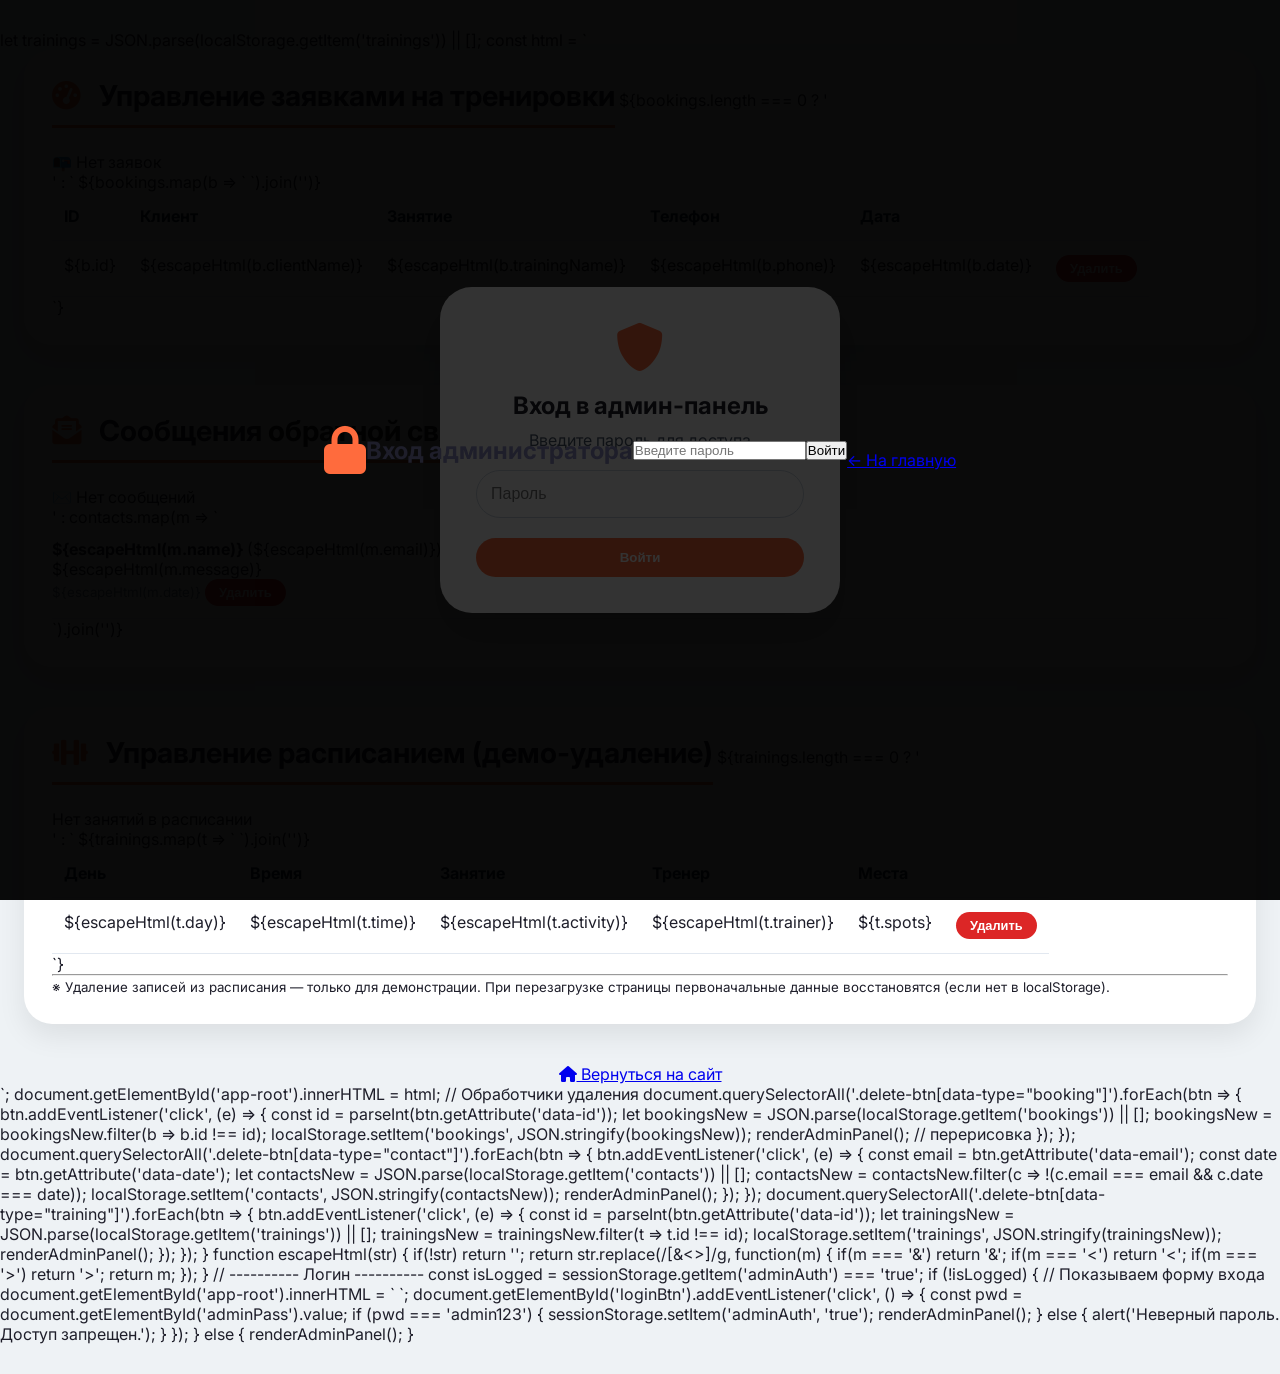
<file: admin.html>
<!DOCTYPE html>
<html lang="ru">
<head>
    <meta charset="UTF-8">
    <meta name="viewport" content="width=device-width, initial-scale=1.0">
    <title>FitNes - Панель администратора</title>
    <link href="https://fonts.googleapis.com/css2?family=Inter:wght@300;400;600;700;800&display=swap" rel="stylesheet">
    <link rel="stylesheet" href="https://cdnjs.cloudflare.com/ajax/libs/font-awesome/6.0.0-beta3/css/all.min.css">
    <style>
        * {
            margin: 0;
            padding: 0;
            box-sizing: border-box;
        }
        body {
            font-family: 'Inter', sans-serif;
            background-color: #eef2f5;
            color: #1e1e2a;
            padding: 30px 0;
        }
        .container {
            max-width: 1280px;
            margin: 0 auto;
            padding: 0 24px;
        }
        .admin-header {
            background: #0b1a2e;
            color: white;
            padding: 20px 0;
            border-radius: 28px;
            margin-bottom: 40px;
            text-align: center;
        }
        .admin-card {
            background: white;
            border-radius: 28px;
            padding: 28px;
            margin-bottom: 40px;
            box-shadow: 0 12px 28px rgba(0,0,0,0.08);
            transition: 0.2s;
        }
        .admin-card h2 {
            font-size: 1.8rem;
            margin-bottom: 24px;
            padding-bottom: 12px;
            border-bottom: 3px solid #ff6b3d;
            display: inline-block;
        }
        .admin-card h2 i {
            color: #ff6b3d;
            margin-right: 12px;
        }
        table {
            width: 100%;
            border-collapse: collapse;
            overflow-x: auto;
            display: block;
        }
        th, td {
            padding: 14px 12px;
            text-align: left;
            border-bottom: 1px solid #e2e8f0;
            vertical-align: top;
        }
        th {
            background-color: #f1f5f9;
            font-weight: 700;
            color: #0b1a2e;
        }
        .delete-btn, .edit-btn {
            background: #dc2626;
            color: white;
            border: none;
            padding: 6px 14px;
            border-radius: 40px;
            cursor: pointer;
            font-size: 0.8rem;
            font-weight: 600;
            transition: 0.2s;
        }
        .edit-btn {
            background: #3b82f6;
            margin-right: 8px;
        }
        .delete-btn:hover {
            background: #b91c1c;
        }
        .edit-btn:hover {
            background: #2563eb;
        }
        .badge-empty {
            background: #f1f5f9;
            padding: 20px;
            text-align: center;
            border-radius: 20px;
            color: #475569;
        }
        .btn-back {
            display: inline-block;
            background: #0b1a2e;
            color: white;
            padding: 12px 28px;
            border-radius: 40px;
            text-decoration: none;
            font-weight: 600;
            margin-top: 20px;
            transition: 0.2s;
        }
        .btn-back:hover {
            background: #ff6b3d;
            transform: translateY(-2px);
        }
        .login-overlay {
            position: fixed;
            top: 0;
            left: 0;
            width: 100%;
            height: 100%;
            background: rgba(0,0,0,0.8);
            display: flex;
            align-items: center;
            justify-content: center;
            z-index: 1000;
        }
        .login-box {
            background: white;
            max-width: 400px;
            width: 90%;
            padding: 36px;
            border-radius: 32px;
            text-align: center;
            box-shadow: 0 25px 40px rgba(0,0,0,0.2);
        }
        .login-box input {
            width: 100%;
            padding: 14px;
            margin: 20px 0;
            border: 1px solid #cbd5e1;
            border-radius: 60px;
            font-size: 1rem;
        }
        .login-box button {
            background: #ff6b3d;
            color: white;
            border: none;
            padding: 12px 28px;
            border-radius: 40px;
            font-weight: bold;
            cursor: pointer;
            width: 100%;
        }
        @media (max-width: 768px) {
            th, td { font-size: 0.8rem; padding: 10px 6px; }
            .admin-card { padding: 20px; }
        }
        footer {
            text-align: center;
            margin-top: 40px;
            color: #64748b;
        }
    </style>
</head>
<body>

<script>
    // ---- АВТОРИЗАЦИЯ АДМИНИСТРАТОРА ----
    const ADMIN_PASSWORD = "admin123";  // пароль для входа

    function checkAuth() {
        let isLogged = sessionStorage.getItem('fitzone_admin_auth');
        if (isLogged !== 'true') {
            // Показываем форму входа
            document.body.innerHTML = `
                <div class="login-overlay">
                    <div class="login-box">
                        <i class="fas fa-shield-alt" style="font-size: 48px; color: #ff6b3d;"></i>
                        <h2 style="margin: 20px 0 10px;">Вход в админ-панель</h2>
                        <p style="color: #475569;">Введите пароль для доступа</p>
                        <input type="password" id="adminPassword" placeholder="Пароль">
                        <button id="loginBtn">Войти</button>
                    </div>
                </div>
            `;
            document.getElementById('loginBtn').addEventListener('click', function() {
                const pwd = document.getElementById('adminPassword').value;
                if (pwd === ADMIN_PASSWORD) {
                    sessionStorage.setItem('fitzone_admin_auth', 'true');
                    location.reload();  // перезагружаем страницу для отображения панели
                } else {
                    alert('Неверный пароль! Доступ запрещён.');
                }
            });
            return false;
        }
        return true;
    }

    // Если авторизация не пройдена, код ниже не выполнится
    if (!checkAuth()) {
        // останавливаем выполнение, пока пользователь не войдет
        throw new Error("Auth required");
    }

    // ---- ОСНОВНОЙ КОД АДМИН-ПАНЕЛИ (ВЫПОЛНЯЕТСЯ ТОЛЬКО ПОСЛЕ УСПЕШНОГО ВХОДА) ----
    
    // Функции для работы с данными
    function getTrainings() {
        return JSON.parse(localStorage.getItem('trainings')) || [];
    }

    function saveTrainings(data) {
        localStorage.setItem('trainings', JSON.stringify(data));
    }

    function getBookings() {
        return JSON.parse(localStorage.getItem('bookings')) || [];
    }

    function saveBookings(data) {
        localStorage.setItem('bookings', JSON.stringify(data));
    }

    function getContacts() {
        return JSON.parse(localStorage.getItem('contacts')) || [];
    }

    // Рендер всех разделов
    function renderBookings() {
        const bookings = getBookings();
        const container = document.getElementById('bookingsList');
        if (!container) return;
        
        if (bookings.length === 0) {
            container.innerHTML = '<div class="badge-empty"><i class="fas fa-inbox"></i> Нет активных заявок</div>';
            return;
        }
        
        let html = `<tr>
            <thead>
                <tr><th>ID</th><th>Клиент</th><th>Занятие</th><th>Телефон</th><th>Email</th><th>Дата записи</th><th>Действие</th></tr>
            </thead>
            <tbody>
        `;
        bookings.forEach(booking => {
            html += `
                <tr>
                    <td>${booking.id}</td>
                    <td><strong>${escapeHtml(booking.clientName)}</strong></td>
                    <td>${escapeHtml(booking.trainingName)}</td>
                    <td>${escapeHtml(booking.phone)}</td>
                    <td>${escapeHtml(booking.email || '—')}</td>
                    <td>${escapeHtml(booking.date)}</td>
                    <td><button class="delete-btn" onclick="deleteBooking(${booking.id})">Удалить</button></td>
                </tr>
            `;
        });
        html += '</tbody>';
        container.innerHTML = html;
    }

    function deleteBooking(id) {
        let bookings = getBookings();
        bookings = bookings.filter(b => b.id !== id);
        saveBookings(bookings);
        renderBookings();
    }
    window.deleteBooking = deleteBooking;

    function renderMessages() {
        const messages = getContacts();
        const container = document.getElementById('messagesList');
        if (!container) return;
        
        if (messages.length === 0) {
            container.innerHTML = '<div class="badge-empty"><i class="fas fa-envelope-open-text"></i> Нет сообщений от клиентов</div>';
            return;
        }
        
        let html = '<div style="display: flex; flex-direction: column; gap: 16px;">';
        messages.forEach((msg, idx) => {
            html += `
                <div style="border: 1px solid #e2e8f0; border-radius: 20px; padding: 16px; background: #fafcff;">
                    <div style="display: flex; justify-content: space-between; flex-wrap: wrap; margin-bottom: 8px;">
                        <strong><i class="fas fa-user"></i> ${escapeHtml(msg.name)}</strong>
                        <span style="color: #64748b; font-size: 0.8rem;">${escapeHtml(msg.date)}</span>
                    </div>
                    <div><i class="fas fa-envelope"></i> ${escapeHtml(msg.email)}</div>
                    <div style="margin-top: 12px; background: #f8fafc; padding: 12px; border-radius: 16px;">${escapeHtml(msg.message)}</div>
                </div>
            `;
        });
        html += '</div>';
        container.innerHTML = html;
    }

    function renderTrainingsAdmin() {
        const trainings = getTrainings();
        const container = document.getElementById('trainingsManageList');
        if (!container) return;
        
        if (trainings.length === 0) {
            container.innerHTML = '<div class="badge-empty"><i class="fas fa-calendar-times"></i> Расписание пусто. Добавьте занятия через код или консоль.</div>';
            return;
        }
        
        let html = '<div style="display: flex; flex-direction: column; gap: 12px;">';
        trainings.forEach(t => {
            html += `
                <div style="display: flex; justify-content: space-between; align-items: center; background: #f8fafc; padding: 14px 20px; border-radius: 60px; flex-wrap: wrap; gap: 12px;">
                    <div><strong>${escapeHtml(t.day)} ${escapeHtml(t.time)}</strong> — ${escapeHtml(t.activity)}<br><span style="font-size: 0.8rem; color: #475569;">Тренер: ${escapeHtml(t.trainer)} | Мест: ${t.spots}</span></div>
                    <div><button class="delete-btn" onclick="deleteTraining(${t.id})">Удалить занятие</button></div>
                </div>
            `;
        });
        html += '</div>';
        container.innerHTML = html;
    }

    function deleteTraining(id) {
        let trainings = getTrainings();
        trainings = trainings.filter(t => t.id !== id);
        saveTrainings(trainings);
        renderTrainingsAdmin();
    }
    window.deleteTraining = deleteTraining;

    // Простая защита от XSS
    function escapeHtml(str) {
        if (!str) return '';
        return str.replace(/[&<>]/g, function(m) {
            if (m === '&') return '&amp;';
            if (m === '<') return '&lt;';
            if (m === '>') return '&gt;';
            return m;
        }).replace(/[\uD800-\uDBFF][\uDC00-\uDFFF]/g, function(c) {
            return c;
        });
    }

    // Инициализация демо-данных, если их нет (чтобы админка не была пустой)
    function initDemoData() {
        if (!localStorage.getItem('trainings')) {
            const defaultTrainings = [
                { id: 1, day: "Понедельник", time: "09:00", activity: "Йога", trainer: "Анна Смирнова", spots: 12 },
                { id: 2, day: "Понедельник", time: "18:00", activity: "CrossFit", trainer: "Дмитрий Волков", spots: 8 },
                { id: 3, day: "Вторник", time: "10:00", activity: "Пилатес", trainer: "Елена Морозова", spots: 10 },
                { id: 4, day: "Вторник", time: "19:00", activity: "Танцы", trainer: "Олег Иванов", spots: 15 },
                { id: 5, day: "Среда", time: "12:00", activity: "Бокс", trainer: "Максим Кравцов", spots: 6 },
                { id: 6, day: "Среда", time: "20:00", activity: "Zumba", trainer: "Кристина Павлова", spots: 20 },
                { id: 7, day: "Четверг", time: "08:30", activity: "Стретчинг", trainer: "Анна Смирнова", spots: 14 },
                { id: 8, day: "Пятница", time: "17:00", activity: "Функциональный тренинг", trainer: "Дмитрий Волков", spots: 9 }
            ];
            localStorage.setItem('trainings', JSON.stringify(defaultTrainings));
        }
        if (!localStorage.getItem('bookings')) localStorage.setItem('bookings', JSON.stringify([]));
        if (!localStorage.getItem('contacts')) localStorage.setItem('contacts', JSON.stringify([]));
    }

    // Запуск рендеринга после загрузки DOM
    document.addEventListener('DOMContentLoaded', function() {
        initDemoData();
        renderBookings();
        renderMessages();
        renderTrainingsAdmin();
    });

    // Выводим HTML-интерфейс админки
    document.body.innerHTML = `
        <div class="container">
            <div class="admin-header">
                <h1><i class="fas fa-crown"></i> FitZone — Панель администратора</h1>
                <p>Управление заявками, сообщениями и расписанием</p>
            </div>

            <div class="admin-card">
                <h2><i class="fas fa-calendar-check"></i> Записи клиентов</h2>
                <div id="bookingsList" style="overflow-x: auto;"></div>
            </div>

            <div class="admin-card">
                <h2><i class="fas fa-message"></i> Сообщения обратной связи</h2>
                <div id="messagesList"></div>
            </div>

            <div class="admin-card">
                <h2><i class="fas fa-dumbbell"></i> Управление расписанием (удаление занятий)</h2>
                <p style="margin-bottom: 16px; color: #475569;">*Чтобы добавить новое занятие, используйте консоль разработчика или измените данные в localStorage.</p>
                <div id="trainingsManageList"></div>
                <button id="resetScheduleBtn" style="margin-top: 20px; background: #ff6b3d; border: none; padding: 10px 20px; border-radius: 40px; color: white; font-weight: bold; cursor: pointer;">Сбросить расписание (восстановить демо)</button>
            </div>

            <div style="text-align: center;">
                <a href="index.html" class="btn-back"><i class="fas fa-arrow-left"></i> Вернуться на сайт</a>
                <button id="logoutBtn" class="btn-back" style="background: #475569; margin-left: 12px;"><i class="fas fa-sign-out-alt"></i> Выйти из админки</button>
            </div>
            <footer>
                <p>Дипломный проект — Рябов Кирилл Денисович, Московский Международный Колледж, 2026</p>
            </footer>
        </div>
    `;

    // Функция сброса расписания
    document.getElementById('resetScheduleBtn')?.addEventListener('click', () => {
        const defaultTrainings = [
            { id: 1, day: "Понедельник", time: "09:00", activity: "Йога", trainer: "Анна Смирнова", spots: 12 },
            { id: 2, day: "Понедельник", time: "18:00", activity: "CrossFit", trainer: "Дмитрий Волков", spots: 8 },
            { id: 3, day: "Вторник", time: "10:00", activity: "Пилатес", trainer: "Елена Морозова", spots: 10 },
            { id: 4, day: "Вторник", time: "19:00", activity: "Танцы", trainer: "Олег Иванов", spots: 15 },
            { id: 5, day: "Среда", time: "12:00", activity: "Бокс", trainer: "Максим Кравцов", spots: 6 },
            { id: 6, day: "Среда", time: "20:00", activity: "Zumba", trainer: "Кристина Павлова", spots: 20 },
            { id: 7, day: "Четверг", time: "08:30", activity: "Стретчинг", trainer: "Анна Смирнова", spots: 14 },
            { id: 8, day: "Пятница", time: "17:00", activity: "Функциональный тренинг", trainer: "Дмитрий Волков", spots: 9 }
        ];
        localStorage.setItem('trainings', JSON.stringify(defaultTrainings));
        renderTrainingsAdmin();
        alert('Расписание восстановлено до первоначального состояния.');
    });

    // Кнопка выхода
    document.getElementById('logoutBtn')?.addEventListener('click', () => {
        sessionStorage.removeItem('fitzone_admin_auth');
        location.reload();
    });
</script>
</body>
</html>        let trainings = JSON.parse(localStorage.getItem('trainings')) || [];

        const html = `
            <div class="container">
                <div class="admin-card">
                    <h2><i class="fas fa-tachometer-alt"></i> Управление заявками на тренировки</h2>
                    ${bookings.length === 0 ? '<p>📭 Нет заявок</p>' : `
                        <table>
                            <thead><tr><th>ID</th><th>Клиент</th><th>Занятие</th><th>Телефон</th><th>Дата</th><th></th></tr></thead>
                            <tbody>
                                ${bookings.map(b => `
                                    <tr>
                                        <td>${b.id}</td>
                                        <td>${escapeHtml(b.clientName)}</td>
                                        <td>${escapeHtml(b.trainingName)}</td>
                                        <td>${escapeHtml(b.phone)}</td>
                                        <td>${escapeHtml(b.date)}</td>
                                        <td><button class="delete-btn" data-id="${b.id}" data-type="booking">Удалить</button></td>
                                    </tr>
                                `).join('')}
                            </tbody>
                        </table>
                    `}
                </div>

                <div class="admin-card">
                    <h2><i class="fas fa-envelope-open-text"></i> Сообщения обратной связи</h2>
                    ${contacts.length === 0 ? '<p>✉️ Нет сообщений</p>' : contacts.map(m => `
                        <div style="border-bottom:1px solid #e2e8f0; padding:12px 0;">
                            <strong>${escapeHtml(m.name)}</strong> (${escapeHtml(m.email)})<br>
                            ${escapeHtml(m.message)}<br>
                            <small style="color:#64748b">${escapeHtml(m.date)}</small>
                            <button class="delete-btn" data-id="${m.id || m.date + m.email}" data-type="contact" data-email="${escapeHtml(m.email)}" data-date="${escapeHtml(m.date)}">Удалить</button>
                        </div>
                    `).join('')}
                </div>

                <div class="admin-card">
                    <h2><i class="fas fa-dumbbell"></i> Управление расписанием (демо-удаление)</h2>
                    ${trainings.length === 0 ? '<p>Нет занятий в расписании</p>' : `
                        <table>
                            <thead><tr><th>День</th><th>Время</th><th>Занятие</th><th>Тренер</th><th>Места</th><th></th></tr></thead>
                            <tbody>
                                ${trainings.map(t => `
                                    <tr>
                                        <td>${escapeHtml(t.day)}</td>
                                        <td>${escapeHtml(t.time)}</td>
                                        <td>${escapeHtml(t.activity)}</td>
                                        <td>${escapeHtml(t.trainer)}</td>
                                        <td>${t.spots}</td>
                                        <td><button class="delete-btn" data-id="${t.id}" data-type="training">Удалить</button></td>
                                    </tr>
                                `).join('')}
                            </tbody>
                        </table>
                    `}
                    <hr>
                    <p><small>※ Удаление записей из расписания — только для демонстрации. При перезагрузке страницы первоначальные данные восстановятся (если нет в localStorage).</small></p>
                </div>
                <p style="text-align:center; margin-top:20px;"><a href="index.html"><i class="fas fa-home"></i> Вернуться на сайт</a></p>
            </div>
        `;

        document.getElementById('app-root').innerHTML = html;

        // Обработчики удаления
        document.querySelectorAll('.delete-btn[data-type="booking"]').forEach(btn => {
            btn.addEventListener('click', (e) => {
                const id = parseInt(btn.getAttribute('data-id'));
                let bookingsNew = JSON.parse(localStorage.getItem('bookings')) || [];
                bookingsNew = bookingsNew.filter(b => b.id !== id);
                localStorage.setItem('bookings', JSON.stringify(bookingsNew));
                renderAdminPanel(); // перерисовка
            });
        });

        document.querySelectorAll('.delete-btn[data-type="contact"]').forEach(btn => {
            btn.addEventListener('click', (e) => {
                const email = btn.getAttribute('data-email');
                const date = btn.getAttribute('data-date');
                let contactsNew = JSON.parse(localStorage.getItem('contacts')) || [];
                contactsNew = contactsNew.filter(c => !(c.email === email && c.date === date));
                localStorage.setItem('contacts', JSON.stringify(contactsNew));
                renderAdminPanel();
            });
        });

        document.querySelectorAll('.delete-btn[data-type="training"]').forEach(btn => {
            btn.addEventListener('click', (e) => {
                const id = parseInt(btn.getAttribute('data-id'));
                let trainingsNew = JSON.parse(localStorage.getItem('trainings')) || [];
                trainingsNew = trainingsNew.filter(t => t.id !== id);
                localStorage.setItem('trainings', JSON.stringify(trainingsNew));
                renderAdminPanel();
            });
        });
    }

    function escapeHtml(str) {
        if(!str) return '';
        return str.replace(/[&<>]/g, function(m) {
            if(m === '&') return '&amp;';
            if(m === '<') return '&lt;';
            if(m === '>') return '&gt;';
            return m;
        });
    }

    // ---------- Логин ----------
    const isLogged = sessionStorage.getItem('adminAuth') === 'true';
    if (!isLogged) {
        // Показываем форму входа
        document.getElementById('app-root').innerHTML = `
            <div class="login-overlay">
                <i class="fas fa-lock" style="font-size: 48px; color:#ff6b3d;"></i>
                <h2 style="margin: 16px 0;">Вход администратора</h2>
                <input type="password" id="adminPass" placeholder="Введите пароль">
                <button id="loginBtn">Войти</button>
                <p style="margin-top:20px;"><a href="index.html">← На главную</a></p>
            </div>
        `;
        document.getElementById('loginBtn').addEventListener('click', () => {
            const pwd = document.getElementById('adminPass').value;
            if (pwd === 'admin123') {
                sessionStorage.setItem('adminAuth', 'true');
                renderAdminPanel();
            } else {
                alert('Неверный пароль. Доступ запрещен.');
            }
        });
    } else {
        renderAdminPanel();
    }
</script>
</body>
</html>
</file>
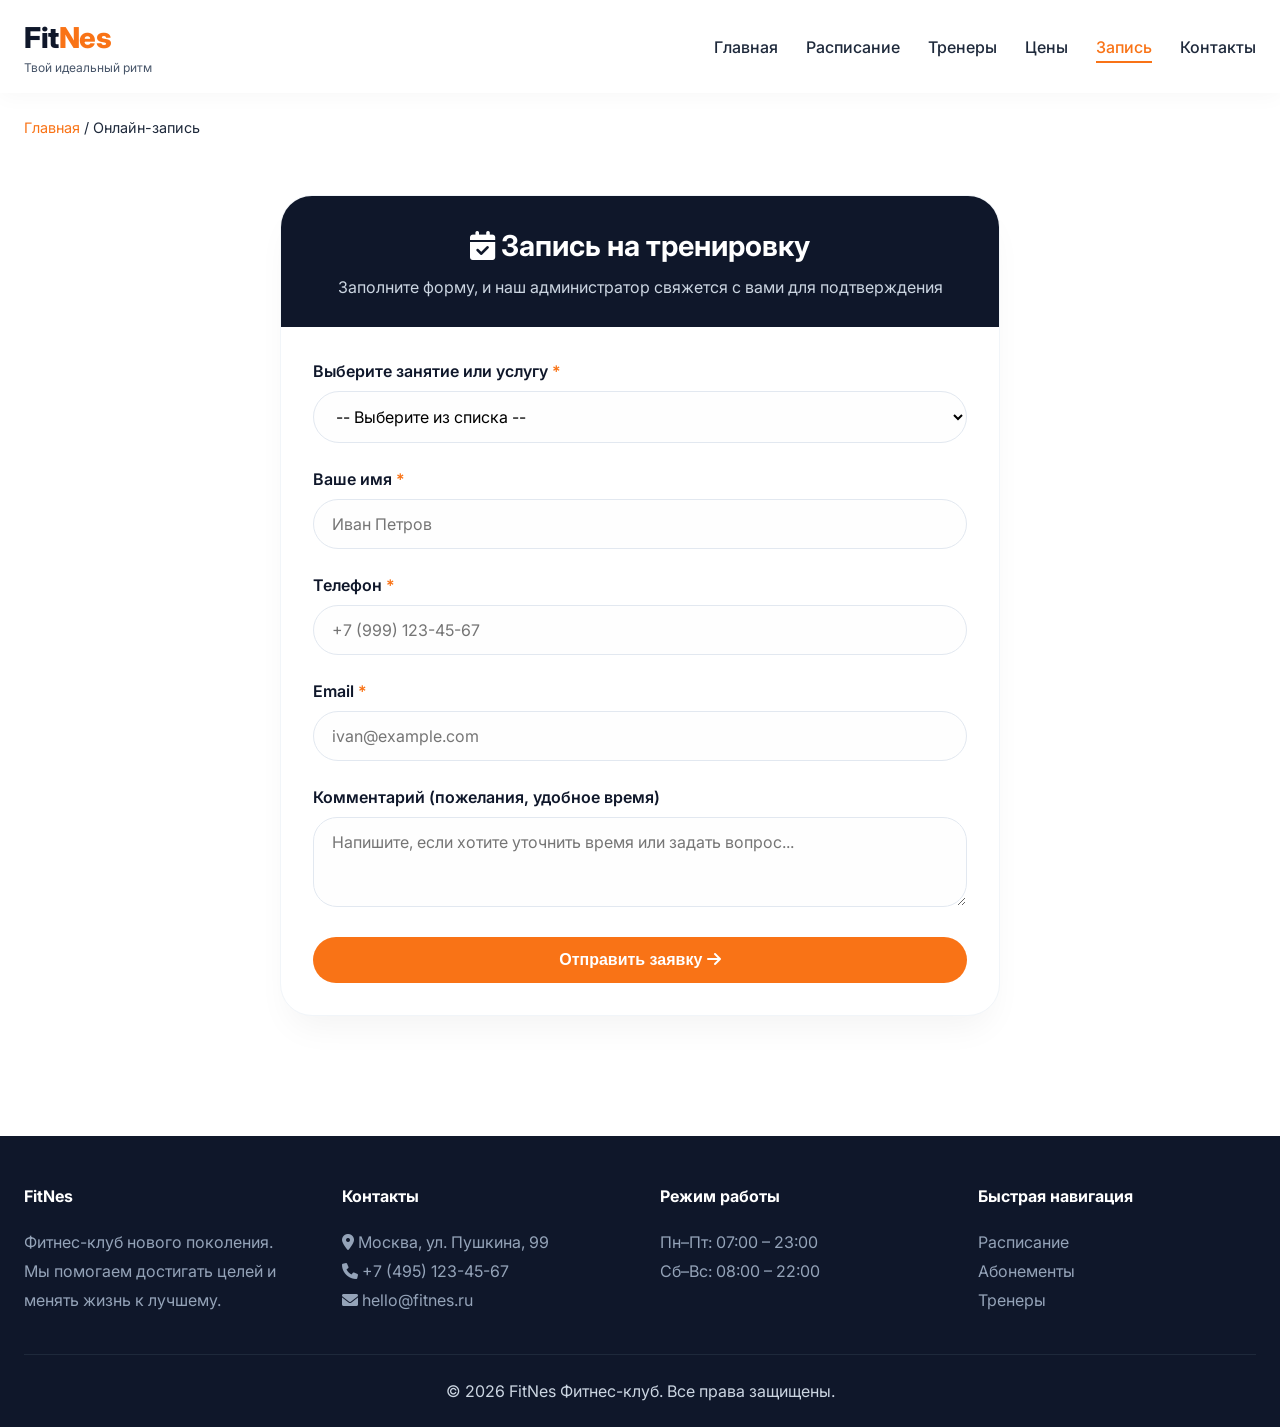
<file: booking.html>
<!DOCTYPE html>
<html lang="ru">
<head>
    <meta charset="UTF-8">
    <meta name="viewport" content="width=device-width, initial-scale=1.0, user-scalable=yes">
    <title>FitNes – Онлайн-запись</title>
    <link href="https://fonts.googleapis.com/css2?family=Inter:opsz,wght@14..32,300;14..32,400;14..32,500;14..32,600;14..32,700;14..32,800&display=swap" rel="stylesheet">
    <link rel="stylesheet" href="https://cdnjs.cloudflare.com/ajax/libs/font-awesome/6.0.0-beta3/css/all.min.css">
    <style>
        * {
            margin: 0;
            padding: 0;
            box-sizing: border-box;
        }

        body {
            font-family: 'Inter', sans-serif;
            background-color: #ffffff;
            color: #1e293b;
            line-height: 1.5;
        }

        .container {
            max-width: 1280px;
            margin: 0 auto;
            padding: 0 24px;
        }

        /* Шапка */
        .header {
            background: white;
            box-shadow: 0 4px 20px rgba(0, 0, 0, 0.03);
            position: sticky;
            top: 0;
            z-index: 100;
            backdrop-filter: blur(2px);
            background-color: rgba(255, 255, 255, 0.96);
        }
        .header .container {
            display: flex;
            align-items: center;
            justify-content: space-between;
            flex-wrap: wrap;
            gap: 16px;
            padding: 16px 24px;
        }
        .logo h1 {
            font-size: 1.8rem;
            font-weight: 800;
            letter-spacing: -0.5px;
            color: #0f172a;
        }
        .logo span {
            color: #f97316;
        }
        .logo p {
            font-size: 0.75rem;
            color: #475569;
        }
        .nav ul {
            display: flex;
            gap: 28px;
            list-style: none;
        }
        .nav a {
            text-decoration: none;
            color: #1e293b;
            font-weight: 500;
            transition: 0.2s;
            font-size: 1rem;
            padding-bottom: 4px;
            border-bottom: 2px solid transparent;
        }
        .nav a:hover, .nav a.active {
            color: #f97316;
            border-bottom-color: #f97316;
        }
        .menu-toggle {
            display: none;
            font-size: 1.8rem;
            background: none;
            border: none;
            cursor: pointer;
            color: #f97316;
        }

        .breadcrumb {
            margin: 24px 0 16px;
            font-size: 0.9rem;
        }
        .breadcrumb a {
            color: #f97316;
            text-decoration: none;
        }

        /* Секция формы */
        .section {
            padding: 40px 0 80px;
        }
        .booking-wrapper {
            max-width: 720px;
            margin: 0 auto;
            background: white;
            border-radius: 32px;
            box-shadow: 0 20px 35px -10px rgba(0,0,0,0.05);
            border: 1px solid #f1f5f9;
            overflow: hidden;
        }
        .booking-header {
            background: #0f172a;
            color: white;
            padding: 28px 32px;
            text-align: center;
        }
        .booking-header h2 {
            font-size: 1.8rem;
            margin-bottom: 8px;
        }
        .booking-header p {
            color: #cbd5e1;
        }
        .booking-body {
            padding: 32px;
        }
        .form-group {
            margin-bottom: 24px;
        }
        label {
            display: block;
            font-weight: 600;
            margin-bottom: 8px;
            color: #0f172a;
        }
        label .required {
            color: #f97316;
        }
        input, select, textarea {
            width: 100%;
            padding: 14px 18px;
            border: 1px solid #e2e8f0;
            border-radius: 40px;
            font-size: 1rem;
            font-family: inherit;
            transition: 0.2s;
            background: #fefefe;
        }
        input:focus, select:focus, textarea:focus {
            outline: none;
            border-color: #f97316;
            box-shadow: 0 0 0 3px rgba(249,115,22,0.1);
        }
        textarea {
            border-radius: 24px;
            resize: vertical;
        }
        .selected-service {
            background: #fefaf6;
            border: 1px solid #fed7aa;
            border-radius: 28px;
            padding: 16px 20px;
            margin-bottom: 24px;
            display: flex;
            align-items: center;
            gap: 12px;
        }
        .selected-service i {
            font-size: 1.6rem;
            color: #f97316;
        }
        .service-info h4 {
            font-size: 1rem;
            font-weight: 600;
            margin-bottom: 4px;
        }
        .service-info p {
            font-size: 0.85rem;
            color: #475569;
        }
        .btn-submit {
            background: #f97316;
            color: white;
            border: none;
            padding: 14px 28px;
            border-radius: 40px;
            font-weight: 700;
            font-size: 1rem;
            cursor: pointer;
            width: 100%;
            transition: 0.2s;
        }
        .btn-submit:hover {
            background: #ea580c;
            transform: translateY(-2px);
        }
        .success-message {
            background: #e6f7ec;
            color: #1e7b48;
            padding: 16px;
            border-radius: 28px;
            margin-top: 20px;
            text-align: center;
        }
        .error-message {
            background: #fee2e2;
            color: #b91c1c;
            padding: 12px;
            border-radius: 28px;
            margin-top: 16px;
            font-size: 0.9rem;
        }
        footer {
            background: #0f172a;
            color: #cbd5e1;
            padding: 48px 0 24px;
            margin-top: 40px;
        }
        .footer-grid {
            display: grid;
            grid-template-columns: repeat(auto-fit, minmax(220px, 1fr));
            gap: 40px;
            margin-bottom: 40px;
        }
        .footer-col h4 {
            color: white;
            margin-bottom: 20px;
        }
        .footer-col p, .footer-col a {
            color: #94a3b8;
            text-decoration: none;
            line-height: 1.8;
        }
        .copyright {
            text-align: center;
            padding-top: 24px;
            border-top: 1px solid #1e293b;
        }
        @media (max-width: 768px) {
            .menu-toggle {
                display: block;
            }
            .nav {
                position: fixed;
                top: 70px;
                left: -100%;
                width: 80%;
                height: calc(100vh - 70px);
                background: white;
                box-shadow: 2px 0 20px rgba(0,0,0,0.1);
                transition: 0.3s;
                z-index: 99;
                padding: 30px 20px;
            }
            .nav.open {
                left: 0;
            }
            .nav ul {
                flex-direction: column;
                gap: 24px;
            }
            .booking-body {
                padding: 24px;
            }
        }
    </style>
</head>
<body>

<header class="header">
    <div class="container">
        <div class="logo">
            <h1>Fit<span>Nes</span></h1>
            <p>Твой идеальный ритм</p>
        </div>
        <button class="menu-toggle" id="menuToggle" aria-label="Меню"><i class="fas fa-bars"></i></button>
        <nav class="nav" id="navMenu">
            <ul>
                <li><a href="index.html">Главная</a></li>
                <li><a href="schedule.html">Расписание</a></li>
                <li><a href="trainers.html">Тренеры</a></li>
                <li><a href="prices.html">Цены</a></li>
                <li><a href="booking.html" class="active">Запись</a></li>
                <li><a href="contact.html">Контакты</a></li>
            </ul>
        </nav>
    </div>
</header>

<main>
    <div class="container">
        <div class="breadcrumb">
            <a href="index.html">Главная</a> / <span>Онлайн-запись</span>
        </div>
    </div>

    <section class="section">
        <div class="container">
            <div class="booking-wrapper">
                <div class="booking-header">
                    <h2><i class="fas fa-calendar-check"></i> Запись на тренировку</h2>
                    <p>Заполните форму, и наш администратор свяжется с вами для подтверждения</p>
                </div>
                <div class="booking-body">
                    <!-- Блок с предварительно выбранной услугой -->
                    <div id="selectedServiceBlock" class="selected-service" style="display: none;">
                        <i class="fas fa-dumbbell"></i>
                        <div class="service-info">
                            <h4>Выбранная услуга</h4>
                            <p id="selectedServiceText">-</p>
                        </div>
                    </div>

                    <form id="bookingForm">
                        <div class="form-group">
                            <label>Выберите занятие или услугу <span class="required">*</span></label>
                            <select id="serviceSelect" required>
                                <option value="">-- Выберите из списка --</option>
                                <option value="Функциональный тренинг (групповой)">Функциональный тренинг (групповой)</option>
                                <option value="Йога / Стретчинг">Йога / Стретчинг</option>
                                <option value="Бокс / Единоборства">Бокс / Единоборства</option>
                                <option value="Zumba / Танцы">Zumba / Танцы</option>
                                <option value="Персональная тренировка 60 мин">Персональная тренировка 60 мин</option>
                                <option value="Пробное занятие (бесплатно)">Пробное занятие (бесплатно)</option>
                                <option value="Абонемент 1 месяц безлимит">Абонемент 1 месяц безлимит</option>
                                <option value="Абонемент 3 месяца Best">Абонемент 3 месяца Best</option>
                                <option value="Годовой абонемент Fit">Годовой абонемент Fit</option>
                            </select>
                        </div>

                        <div class="form-group">
                            <label>Ваше имя <span class="required">*</span></label>
                            <input type="text" id="clientName" placeholder="Иван Петров" required>
                        </div>

                        <div class="form-group">
                            <label>Телефон <span class="required">*</span></label>
                            <input type="tel" id="clientPhone" placeholder="+7 (999) 123-45-67" required>
                        </div>

                        <div class="form-group">
                            <label>Email <span class="required">*</span></label>
                            <input type="email" id="clientEmail" placeholder="ivan@example.com" required>
                        </div>

                        <div class="form-group">
                            <label>Комментарий (пожелания, удобное время)</label>
                            <textarea id="comment" rows="3" placeholder="Напишите, если хотите уточнить время или задать вопрос..."></textarea>
                        </div>

                        <button type="submit" class="btn-submit">Отправить заявку <i class="fas fa-arrow-right"></i></button>
                        <div id="formMessage"></div>
                    </form>
                </div>
            </div>
        </div>
    </section>
</main>

<footer class="footer">
    <div class="container">
        <div class="footer-grid">
            <div class="footer-col">
                <h4>FitNes</h4>
                <p>Фитнес-клуб нового поколения. Мы помогаем достигать целей и менять жизнь к лучшему.</p>
            </div>
            <div class="footer-col">
                <h4>Контакты</h4>
                <p><i class="fas fa-map-marker-alt"></i> Москва, ул. Пушкина, 99</p>
                <p><i class="fas fa-phone"></i> +7 (495) 123-45-67</p>
                <p><i class="fas fa-envelope"></i> hello@fitnes.ru</p>
            </div>
            <div class="footer-col">
                <h4>Режим работы</h4>
                <p>Пн–Пт: 07:00 – 23:00</p>
                <p>Сб–Вс: 08:00 – 22:00</p>
            </div>
            <div class="footer-col">
                <h4>Быстрая навигация</h4>
                <p><a href="schedule.html">Расписание</a></p>
                <p><a href="prices.html">Абонементы</a></p>
                <p><a href="trainers.html">Тренеры</a></p>
            </div>
        </div>
        <div class="copyright">
            <p>© 2026 FitNes Фитнес-клуб. Все права защищены.</p>
        </div>
    </div>
</footer>

<script>
    // Мобильное меню
    function initMobileMenu() {
        const toggleBtn = document.getElementById('menuToggle');
        const navMenu = document.getElementById('navMenu');
        if (toggleBtn && navMenu) {
            toggleBtn.addEventListener('click', () => {
                navMenu.classList.toggle('open');
            });
            navMenu.querySelectorAll('a').forEach(link => {
                link.addEventListener('click', () => navMenu.classList.remove('open'));
            });
        }
    }

    // Предзаполнение услуги из localStorage (при переходе с расписания, цен, тренеров)
    function applyPrebooking() {
        const prebookingRaw = localStorage.getItem('prebooking');
        if (prebookingRaw) {
            try {
                const prebooking = JSON.parse(prebookingRaw);
                let serviceValue = '';
                if (prebooking.type === 'trainer') {
                    serviceValue = `Персональная тренировка с тренером ${prebooking.name}`;
                    // добавим в select, если нет такого option, то создадим?
                    const select = document.getElementById('serviceSelect');
                    const optionExists = Array.from(select.options).some(opt => opt.value === serviceValue);
                    if (!optionExists && serviceValue) {
                        const newOption = document.createElement('option');
                        newOption.value = serviceValue;
                        newOption.textContent = serviceValue;
                        select.appendChild(newOption);
                    }
                } else if (prebooking.type === 'price' && prebooking.plan) {
                    serviceValue = prebooking.plan;
                } else if (prebooking.type === 'schedule' && prebooking.name) {
                    serviceValue = prebooking.name;
                }
                if (serviceValue) {
                    const select = document.getElementById('serviceSelect');
                    if (Array.from(select.options).some(opt => opt.value === serviceValue)) {
                        select.value = serviceValue;
                    } else {
                        // если такого нет, добавим
                        const newOpt = document.createElement('option');
                        newOpt.value = serviceValue;
                        newOpt.textContent = serviceValue;
                        select.appendChild(newOpt);
                        select.value = serviceValue;
                    }
                    // показать блок с выбранной услугой
                    const block = document.getElementById('selectedServiceBlock');
                    const textSpan = document.getElementById('selectedServiceText');
                    if (block && textSpan) {
                        textSpan.textContent = serviceValue;
                        block.style.display = 'flex';
                    }
                }
                // очищаем, чтобы при обновлении страницы не дублировалось
                localStorage.removeItem('prebooking');
            } catch(e) { console.warn(e); }
        }
        
        // дополнительно: поддержка prebookTraining из schedule (старый формат)
        const prebookTrainingRaw = localStorage.getItem('prebookTraining');
        if (prebookTrainingRaw) {
            try {
                const training = JSON.parse(prebookTrainingRaw);
                if (training && training.name) {
                    const select = document.getElementById('serviceSelect');
                    const optExists = Array.from(select.options).some(opt => opt.value === training.name);
                    if (!optExists) {
                        const opt = document.createElement('option');
                        opt.value = training.name;
                        opt.textContent = training.name;
                        select.appendChild(opt);
                    }
                    select.value = training.name;
                    const block = document.getElementById('selectedServiceBlock');
                    if (block) {
                        document.getElementById('selectedServiceText').textContent = training.name;
                        block.style.display = 'flex';
                    }
                }
                localStorage.removeItem('prebookTraining');
            } catch(e) {}
        }
    }

    // Обработка отправки формы
    function initBookingForm() {
        const form = document.getElementById('bookingForm');
        if (!form) return;
        form.addEventListener('submit', (e) => {
            e.preventDefault();

            const service = document.getElementById('serviceSelect').value;
            const name = document.getElementById('clientName').value.trim();
            const phone = document.getElementById('clientPhone').value.trim();
            const email = document.getElementById('clientEmail').value.trim();
            const comment = document.getElementById('comment').value;

            if (!service) {
                showMessage('Пожалуйста, выберите услугу', 'error');
                return;
            }
            if (!name) {
                showMessage('Введите ваше имя', 'error');
                return;
            }
            if (!phone) {
                showMessage('Введите номер телефона', 'error');
                return;
            }
            if (!email || !email.includes('@')) {
                showMessage('Введите корректный email', 'error');
                return;
            }

            // Сохраняем заявку в localStorage (имитация БД)
            const bookings = JSON.parse(localStorage.getItem('fitnes_bookings') || '[]');
            const newBooking = {
                id: Date.now(),
                service: service,
                name: name,
                phone: phone,
                email: email,
                comment: comment,
                date: new Date().toLocaleString('ru-RU')
            };
            bookings.push(newBooking);
            localStorage.setItem('fitnes_bookings', JSON.stringify(bookings));

            // Показать сообщение об успехе и очистить форму
            showMessage('✅ Заявка успешно отправлена! Администратор свяжется с вами в ближайшее время.', 'success');
            form.reset();
            // скрыть блок предвыбора
            const block = document.getElementById('selectedServiceBlock');
            if (block) block.style.display = 'none';
            // дополнительно: можно очистить localStorage prebooking уже почистили ранее
        });
    }

    function showMessage(msg, type) {
        const msgDiv = document.getElementById('formMessage');
        if (msgDiv) {
            msgDiv.innerHTML = `<div class="${type === 'success' ? 'success-message' : 'error-message'}">${msg}</div>`;
            setTimeout(() => {
                msgDiv.innerHTML = '';
            }, 5000);
        }
    }

    document.addEventListener('DOMContentLoaded', () => {
        initMobileMenu();
   <script>
    const trainings = JSON.parse(localStorage.getItem('trainings')) || [];
    const select = document.getElementById('trainingSelect');
    const prebookId = localStorage.getItem('prebookId');
    if(select) {
        select.innerHTML = trainings.map(t => `<option value="${t.id}" ${prebookId == t.id ? 'selected' : ''}>${t.day} ${t.time} — ${t.activity} (тренер: ${t.trainer})</option>`).join('');
        localStorage.removeItem('prebookId');
    }
    document.getElementById('bookingForm').addEventListener('submit', function(e) {
        e.preventDefault();
        const trainingId = parseInt(document.getElementById('trainingSelect').value);
        const name = document.getElementById('clientName').value.trim();
        const phone = document.getElementById('clientPhone').value.trim();
        const email = document.getElementById('clientEmail').value;
        if(!name || !phone) { alert('Заполните имя и телефон'); return; }
        const selectedTraining = trainings.find(t => t.id === trainingId);
        if(!selectedTraining) return;
        const bookings = JSON.parse(localStorage.getItem('bookings')) || [];
        const newBooking = { id: Date.now(), trainingId, trainingName: `${selectedTraining.day} ${selectedTraining.time} ${selectedTraining.activity}`, clientName: name, phone, email, date: new Date().toLocaleString() };
        bookings.push(newBooking);
        localStorage.setItem('bookings', JSON.stringify(bookings));
        document.getElementById('msg').innerHTML = '<div class="alert-success" style="margin-top:16px;padding:12px;background:#d1e7dd;border-radius:20px;">✅ Заявка успешно отправлена! Администратор свяжется с вами.</div>';
        this.reset();
        setTimeout(() => window.location.href='index.html', 2000);
    });
</script>
</body>
</html>
</file>
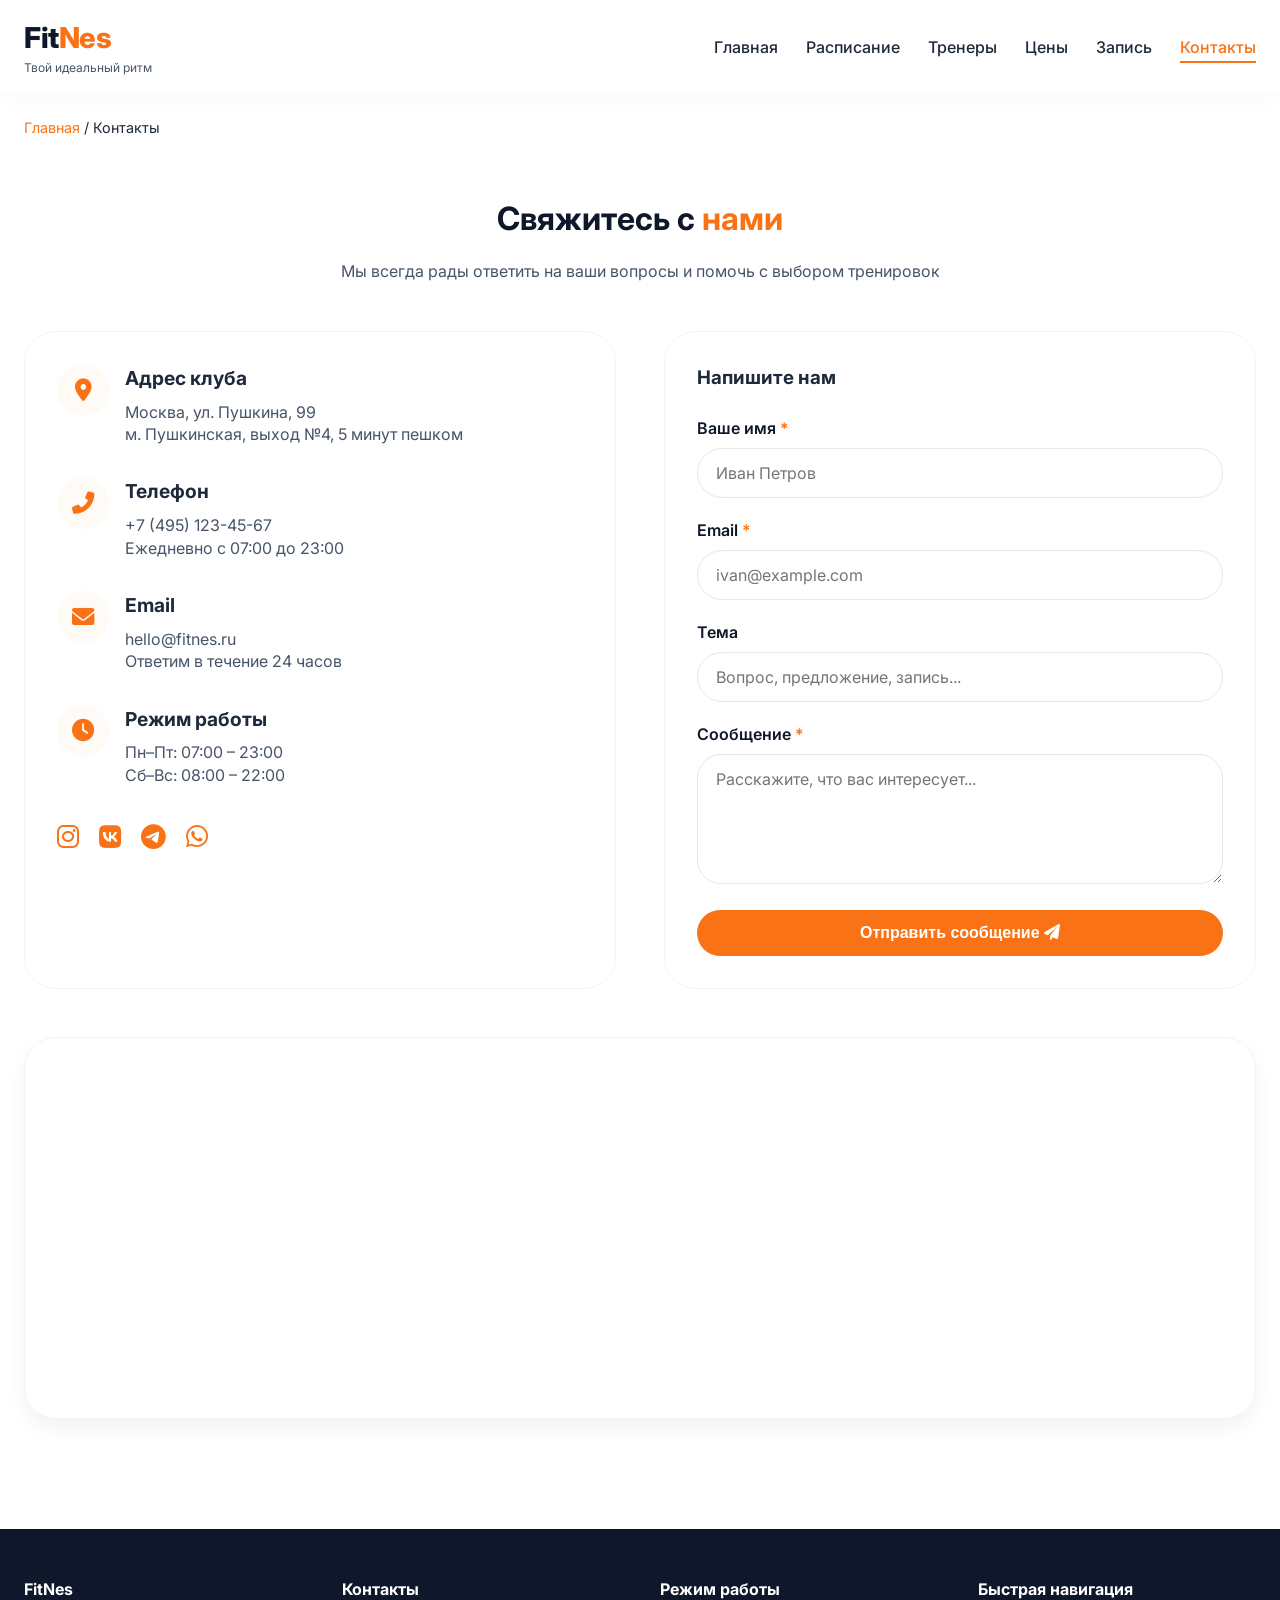
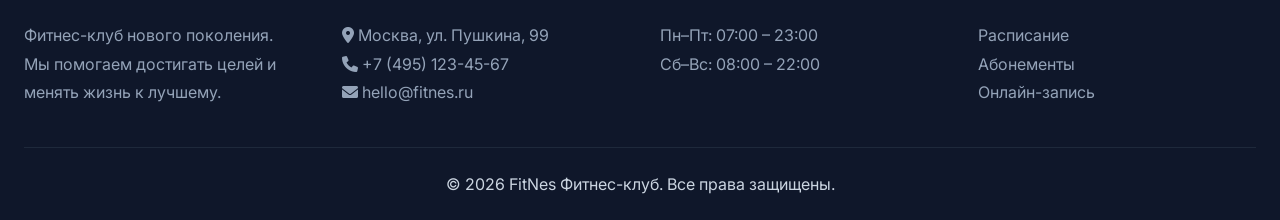
<file: contact.html>
<!DOCTYPE html>
<html lang="ru">
<head>
    <meta charset="UTF-8">
    <meta name="viewport" content="width=device-width, initial-scale=1.0, user-scalable=yes">
    <title>FitNes – Контакты</title>
    <link href="https://fonts.googleapis.com/css2?family=Inter:opsz,wght@14..32,300;14..32,400;14..32,500;14..32,600;14..32,700;14..32,800&display=swap" rel="stylesheet">
    <link rel="stylesheet" href="https://cdnjs.cloudflare.com/ajax/libs/font-awesome/6.0.0-beta3/css/all.min.css">
    <style>
        * {
            margin: 0;
            padding: 0;
            box-sizing: border-box;
        }

        body {
            font-family: 'Inter', sans-serif;
            background-color: #ffffff;
            color: #1e293b;
            line-height: 1.5;
        }

        .container {
            max-width: 1280px;
            margin: 0 auto;
            padding: 0 24px;
        }

        /* Шапка */
        .header {
            background: white;
            box-shadow: 0 4px 20px rgba(0, 0, 0, 0.03);
            position: sticky;
            top: 0;
            z-index: 100;
            backdrop-filter: blur(2px);
            background-color: rgba(255, 255, 255, 0.96);
        }
        .header .container {
            display: flex;
            align-items: center;
            justify-content: space-between;
            flex-wrap: wrap;
            gap: 16px;
            padding: 16px 24px;
        }
        .logo h1 {
            font-size: 1.8rem;
            font-weight: 800;
            letter-spacing: -0.5px;
            color: #0f172a;
        }
        .logo span {
            color: #f97316;
        }
        .logo p {
            font-size: 0.75rem;
            color: #475569;
        }
        .nav ul {
            display: flex;
            gap: 28px;
            list-style: none;
        }
        .nav a {
            text-decoration: none;
            color: #1e293b;
            font-weight: 500;
            transition: 0.2s;
            font-size: 1rem;
            padding-bottom: 4px;
            border-bottom: 2px solid transparent;
        }
        .nav a:hover, .nav a.active {
            color: #f97316;
            border-bottom-color: #f97316;
        }
        .menu-toggle {
            display: none;
            font-size: 1.8rem;
            background: none;
            border: none;
            cursor: pointer;
            color: #f97316;
        }

        .breadcrumb {
            margin: 24px 0 16px;
            font-size: 0.9rem;
        }
        .breadcrumb a {
            color: #f97316;
            text-decoration: none;
        }

        /* Секция контактов */
        .section {
            padding: 40px 0 70px;
        }
        .section-title {
            font-size: 2rem;
            font-weight: 700;
            text-align: center;
            margin-bottom: 16px;
            color: #0f172a;
        }
        .section-title span {
            color: #f97316;
        }
        .section-subtitle {
            text-align: center;
            color: #475569;
            margin-bottom: 48px;
        }

        .contact-grid {
            display: grid;
            grid-template-columns: 1fr 1fr;
            gap: 48px;
        }
        .contact-info {
            background: white;
            border-radius: 32px;
            border: 1px solid #f1f5f9;
            padding: 32px;
        }
        .info-item {
            display: flex;
            gap: 16px;
            margin-bottom: 32px;
            align-items: flex-start;
        }
        .info-icon {
            width: 52px;
            height: 52px;
            background: #fefaf6;
            border-radius: 60px;
            display: flex;
            align-items: center;
            justify-content: center;
            color: #f97316;
            font-size: 1.4rem;
        }
        .info-text h3 {
            font-size: 1.2rem;
            margin-bottom: 8px;
        }
        .info-text p, .info-text a {
            color: #475569;
            text-decoration: none;
            line-height: 1.4;
        }
        .work-hours {
            margin-top: 8px;
            font-size: 0.9rem;
        }
        .social-links {
            display: flex;
            gap: 20px;
            margin-top: 24px;
        }
        .social-links a {
            color: #f97316;
            font-size: 1.6rem;
            transition: 0.2s;
        }
        .social-links a:hover {
            color: #ea580c;
            transform: translateY(-3px);
        }

        /* Форма обратной связи */
        .contact-form {
            background: white;
            border-radius: 32px;
            border: 1px solid #f1f5f9;
            padding: 32px;
        }
        .form-group {
            margin-bottom: 20px;
        }
        label {
            display: block;
            font-weight: 600;
            margin-bottom: 8px;
            color: #0f172a;
        }
        .required {
            color: #f97316;
        }
        input, textarea {
            width: 100%;
            padding: 14px 18px;
            border: 1px solid #e2e8f0;
            border-radius: 40px;
            font-size: 1rem;
            font-family: inherit;
            transition: 0.2s;
        }
        textarea {
            border-radius: 24px;
            resize: vertical;
        }
        input:focus, textarea:focus {
            outline: none;
            border-color: #f97316;
            box-shadow: 0 0 0 3px rgba(249,115,22,0.1);
        }
        .btn-submit {
            background: #f97316;
            color: white;
            border: none;
            padding: 14px 28px;
            border-radius: 40px;
            font-weight: 700;
            font-size: 1rem;
            cursor: pointer;
            width: 100%;
            transition: 0.2s;
        }
        .btn-submit:hover {
            background: #ea580c;
            transform: translateY(-2px);
        }
        .success-message {
            background: #e6f7ec;
            color: #1e7b48;
            padding: 14px;
            border-radius: 28px;
            margin-top: 20px;
            text-align: center;
        }
        .error-message {
            background: #fee2e2;
            color: #b91c1c;
            padding: 12px;
            border-radius: 28px;
            margin-top: 16px;
            font-size: 0.9rem;
        }

        /* Карта */
        .map-container {
            margin-top: 48px;
            border-radius: 32px;
            overflow: hidden;
            box-shadow: 0 10px 20px rgba(0,0,0,0.05);
            border: 1px solid #f1f5f9;
        }
        iframe {
            width: 100%;
            height: 380px;
            border: 0;
            display: block;
        }

        /* Подвал */
        .footer {
            background: #0f172a;
            color: #cbd5e1;
            padding: 48px 0 24px;
            margin-top: 40px;
        }
        .footer-grid {
            display: grid;
            grid-template-columns: repeat(auto-fit, minmax(220px, 1fr));
            gap: 40px;
            margin-bottom: 40px;
        }
        .footer-col h4 {
            color: white;
            margin-bottom: 20px;
        }
        .footer-col p, .footer-col a {
            color: #94a3b8;
            text-decoration: none;
            line-height: 1.8;
        }
        .copyright {
            text-align: center;
            padding-top: 24px;
            border-top: 1px solid #1e293b;
        }

        @media (max-width: 900px) {
            .contact-grid {
                grid-template-columns: 1fr;
                gap: 32px;
            }
            .menu-toggle {
                display: block;
            }
            .nav {
                position: fixed;
                top: 70px;
                left: -100%;
                width: 80%;
                height: calc(100vh - 70px);
                background: white;
                box-shadow: 2px 0 20px rgba(0,0,0,0.1);
                transition: 0.3s;
                z-index: 99;
                padding: 30px 20px;
            }
            .nav.open {
                left: 0;
            }
            .nav ul {
                flex-direction: column;
                gap: 24px;
            }
        }
    </style>
</head>
<body>

<header class="header">
    <div class="container">
        <div class="logo">
            <h1>Fit<span>Nes</span></h1>
            <p>Твой идеальный ритм</p>
        </div>
        <button class="menu-toggle" id="menuToggle" aria-label="Меню"><i class="fas fa-bars"></i></button>
        <nav class="nav" id="navMenu">
            <ul>
                <li><a href="index.html">Главная</a></li>
                <li><a href="schedule.html">Расписание</a></li>
                <li><a href="trainers.html">Тренеры</a></li>
                <li><a href="prices.html">Цены</a></li>
                <li><a href="booking.html">Запись</a></li>
                <li><a href="contact.html" class="active">Контакты</a></li>
            </ul>
        </nav>
    </div>
</header>

<main>
    <div class="container">
        <div class="breadcrumb">
            <a href="index.html">Главная</a> / <span>Контакты</span>
        </div>
    </div>

    <section class="section">
        <div class="container">
            <h2 class="section-title">Свяжитесь с <span>нами</span></h2>
            <p class="section-subtitle">Мы всегда рады ответить на ваши вопросы и помочь с выбором тренировок</p>

            <div class="contact-grid">
                <!-- Контактная информация -->
                <div class="contact-info">
                    <div class="info-item">
                        <div class="info-icon"><i class="fas fa-map-marker-alt"></i></div>
                        <div class="info-text">
                            <h3>Адрес клуба</h3>
                            <p>Москва, ул. Пушкина, 99<br>м. Пушкинская, выход №4, 5 минут пешком</p>
                        </div>
                    </div>
                    <div class="info-item">
                        <div class="info-icon"><i class="fas fa-phone-alt"></i></div>
                        <div class="info-text">
                            <h3>Телефон</h3>
                            <p><a href="tel:+74951234567">+7 (495) 123-45-67</a><br>Ежедневно с 07:00 до 23:00</p>
                        </div>
                    </div>
                    <div class="info-item">
                        <div class="info-icon"><i class="fas fa-envelope"></i></div>
                        <div class="info-text">
                            <h3>Email</h3>
                            <p><a href="mailto:hello@fitnes.ru">hello@fitnes.ru</a><br>Ответим в течение 24 часов</p>
                        </div>
                    </div>
                    <div class="info-item">
                        <div class="info-icon"><i class="fas fa-clock"></i></div>
                        <div class="info-text">
                            <h3>Режим работы</h3>
                            <p>Пн–Пт: 07:00 – 23:00<br>Сб–Вс: 08:00 – 22:00</p>
                        </div>
                    </div>
                    <div class="social-links">
                        <a href="#" aria-label="Instagram"><i class="fab fa-instagram"></i></a>
                        <a href="#" aria-label="VK"><i class="fab fa-vk"></i></a>
                        <a href="#" aria-label="Telegram"><i class="fab fa-telegram"></i></a>
                        <a href="#" aria-label="WhatsApp"><i class="fab fa-whatsapp"></i></a>
                    </div>
                </div>

                <!-- Форма обратной связи -->
                <div class="contact-form">
                    <h3 style="margin-bottom: 24px;">Напишите нам</h3>
                    <form id="feedbackForm">
                        <div class="form-group">
                            <label>Ваше имя <span class="required">*</span></label>
                            <input type="text" id="fbName" placeholder="Иван Петров" required>
                        </div>
                        <div class="form-group">
                            <label>Email <span class="required">*</span></label>
                            <input type="email" id="fbEmail" placeholder="ivan@example.com" required>
                        </div>
                        <div class="form-group">
                            <label>Тема</label>
                            <input type="text" id="fbSubject" placeholder="Вопрос, предложение, запись...">
                        </div>
                        <div class="form-group">
                            <label>Сообщение <span class="required">*</span></label>
                            <textarea id="fbMessage" rows="5" placeholder="Расскажите, что вас интересует..." required></textarea>
                        </div>
                        <button type="submit" class="btn-submit">Отправить сообщение <i class="fas fa-paper-plane"></i></button>
                        <div id="formFeedback"></div>
                    </form>
                </div>
            </div>

            <!-- Карта (OpenStreetMap с меткой на Пушкина 99, Москва) -->
            <div class="map-container">
                <iframe 
                    src="https://www.openstreetmap.org/export/embed.html?bbox=37.590%2C55.765%2C37.630%2C55.785&layer=mapnik&marker=55.775%2C37.610" 
                    title="Карта FitNes фитнес-клуба Москва ул. Пушкина 99">
                </iframe>
            </div>
        </div>
    </section>
</main>

<footer class="footer">
    <div class="container">
        <div class="footer-grid">
            <div class="footer-col">
                <h4>FitNes</h4>
                <p>Фитнес-клуб нового поколения. Мы помогаем достигать целей и менять жизнь к лучшему.</p>
            </div>
            <div class="footer-col">
                <h4>Контакты</h4>
                <p><i class="fas fa-map-marker-alt"></i> Москва, ул. Пушкина, 99</p>
                <p><i class="fas fa-phone"></i> +7 (495) 123-45-67</p>
                <p><i class="fas fa-envelope"></i> hello@fitnes.ru</p>
            </div>
            <div class="footer-col">
                <h4>Режим работы</h4>
                <p>Пн–Пт: 07:00 – 23:00</p>
                <p>Сб–Вс: 08:00 – 22:00</p>
            </div>
            <div class="footer-col">
                <h4>Быстрая навигация</h4>
                <p><a href="schedule.html">Расписание</a></p>
                <p><a href="prices.html">Абонементы</a></p>
                <p><a href="booking.html">Онлайн-запись</a></p>
            </div>
        </div>
        <div class="copyright">
            <p>© 2026 FitNes Фитнес-клуб. Все права защищены.</p>
        </div>
    </div>
</footer>

<script>
    // Мобильное меню
    function initMobileMenu() {
        const toggleBtn = document.getElementById('menuToggle');
        const navMenu = document.getElementById('navMenu');
        if (toggleBtn && navMenu) {
            toggleBtn.addEventListener('click', () => {
                navMenu.classList.toggle('open');
            });
            navMenu.querySelectorAll('a').forEach(link => {
                link.addEventListener('click', () => navMenu.classList.remove('open'));
            });
        }
    }

    // Обработка формы обратной связи
    function initFeedbackForm() {
        const form = document.getElementById('feedbackForm');
        if (!form) return;
        form.addEventListener('submit', (e) => {
            e.preventDefault();

            const name = document.getElementById('fbName').value.trim();
            const email = document.getElementById('fbEmail').value.trim();
            const subject = document.getElementById('fbSubject').value.trim();
            const message = document.getElementById('fbMessage').value.trim();

            if (!name) {
                showFeedbackMessage('Пожалуйста, введите ваше имя', 'error');
                return;
            }
            if (!email || !email.includes('@')) {
                showFeedbackMessage('Введите корректный email', 'error');
                return;
            }
            if (!message) {
                showFeedbackMessage('Напишите текст сообщения', 'error');
                return;
            }

            // Сохраняем сообщение в localStorage (имитация отправки)
            const messages = JSON.parse(localStorage.getItem('fitnes_contacts') || '[]');
            const newMessage = {
                id: Date.now(),
                name: name,
                email: email,
                subject: subject || 'Без темы',
                message: message,
                date: new Date().toLocaleString('ru-RU')
            };
            messages.push(newMessage);
            localStorage.setItem('fitnes_contacts', JSON.stringify(messages));

            showFeedbackMessage('✅ Спасибо! Ваше сообщение отправлено. Мы свяжемся с вами в ближайшее время.', 'success');
            form.reset();
        });
    }

    function showFeedbackMessage(msg, type) {
        const container = document.getElementById('formFeedback');
        if (!container) return;
        container.innerHTML = `<div class="${type === 'success' ? 'success-message' : 'error-message'}">${msg}</div>`;
        setTimeout(() => {
            container.innerHTML = '';
        }, 5000);
    }

    document.addEventListener('DOMContentLoaded', () => {
        initMobileMenu();
        initFeedbackForm();
    });
</script>
</body>
</html>
</file>
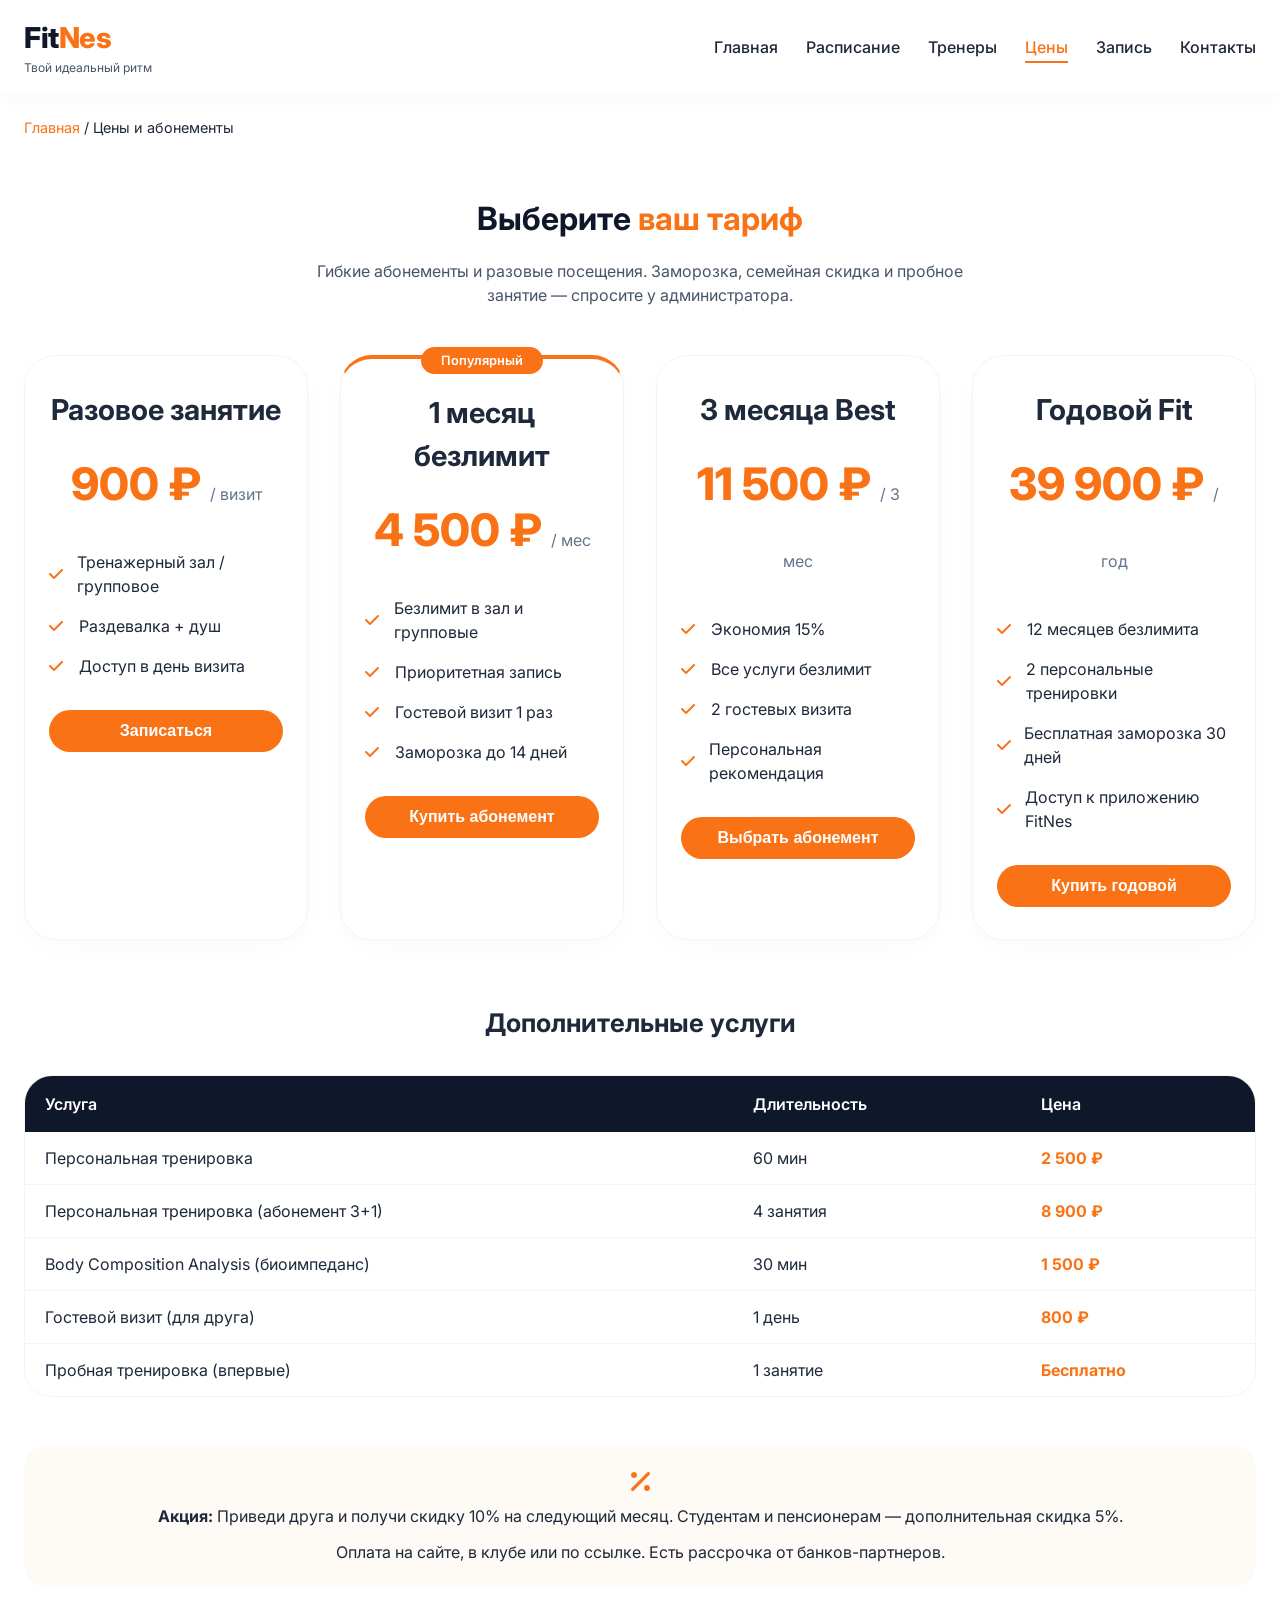
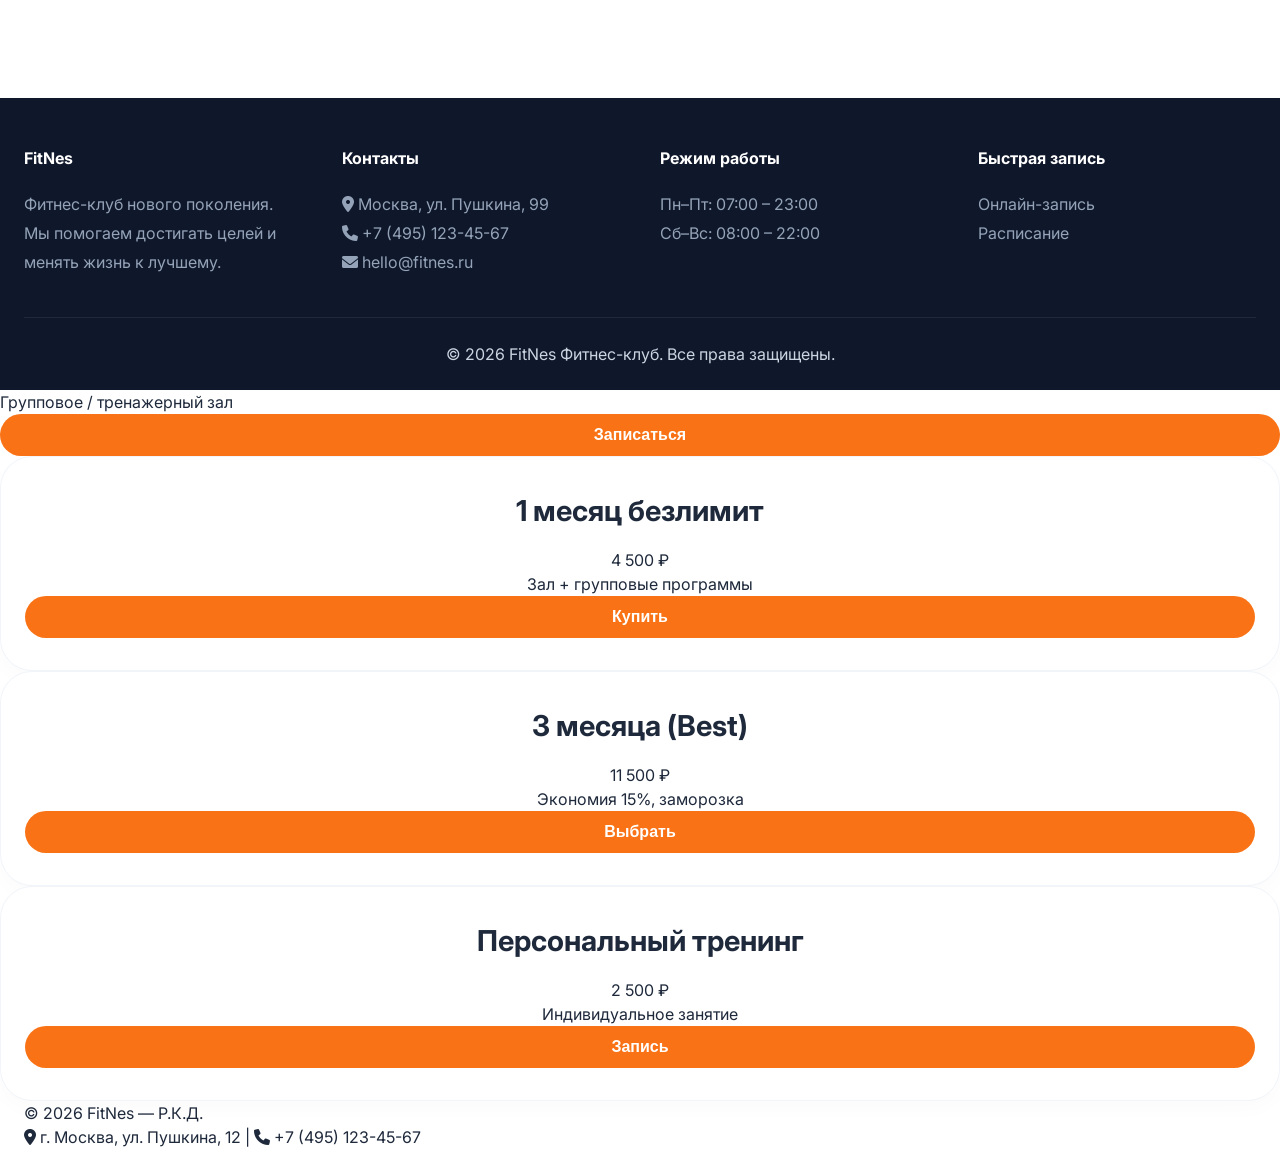
<file: prices.html>
<!DOCTYPE html>
<html lang="ru">
<head>
    <meta charset="UTF-8">
    <meta name="viewport" content="width=device-width, initial-scale=1.0, user-scalable=yes">
    <title>FitNes – Цены и абонементы</title>
    <link href="https://fonts.googleapis.com/css2?family=Inter:opsz,wght@14..32,300;14..32,400;14..32,500;14..32,600;14..32,700;14..32,800&display=swap" rel="stylesheet">
    <link rel="stylesheet" href="https://cdnjs.cloudflare.com/ajax/libs/font-awesome/6.0.0-beta3/css/all.min.css">
    <style>
        * {
            margin: 0;
            padding: 0;
            box-sizing: border-box;
        }

        body {
            font-family: 'Inter', sans-serif;
            background-color: #ffffff;
            color: #1e293b;
            line-height: 1.5;
        }

        .container {
            max-width: 1280px;
            margin: 0 auto;
            padding: 0 24px;
        }

        /* Шапка */
        .header {
            background: white;
            box-shadow: 0 4px 20px rgba(0, 0, 0, 0.03);
            position: sticky;
            top: 0;
            z-index: 100;
            backdrop-filter: blur(2px);
            background-color: rgba(255, 255, 255, 0.96);
        }
        .header .container {
            display: flex;
            align-items: center;
            justify-content: space-between;
            flex-wrap: wrap;
            gap: 16px;
            padding: 16px 24px;
        }
        .logo h1 {
            font-size: 1.8rem;
            font-weight: 800;
            letter-spacing: -0.5px;
            color: #0f172a;
        }
        .logo span {
            color: #f97316;
        }
        .logo p {
            font-size: 0.75rem;
            color: #475569;
        }
        .nav ul {
            display: flex;
            gap: 28px;
            list-style: none;
        }
        .nav a {
            text-decoration: none;
            color: #1e293b;
            font-weight: 500;
            transition: 0.2s;
            font-size: 1rem;
            padding-bottom: 4px;
            border-bottom: 2px solid transparent;
        }
        .nav a:hover, .nav a.active {
            color: #f97316;
            border-bottom-color: #f97316;
        }
        .menu-toggle {
            display: none;
            font-size: 1.8rem;
            background: none;
            border: none;
            cursor: pointer;
            color: #f97316;
        }

        /* Хлебные крошки */
        .breadcrumb {
            margin: 24px 0 16px;
            font-size: 0.9rem;
        }
        .breadcrumb a {
            color: #f97316;
            text-decoration: none;
        }

        /* Секция */
        .section {
            padding: 40px 0 70px;
        }
        .section-title {
            font-size: 2rem;
            font-weight: 700;
            text-align: center;
            margin-bottom: 16px;
            color: #0f172a;
        }
        .section-title span {
            color: #f97316;
        }
        .section-subtitle {
            text-align: center;
            color: #475569;
            margin-bottom: 48px;
            max-width: 700px;
            margin-left: auto;
            margin-right: auto;
        }

        /* Карточки абонементов */
        .pricing-grid {
            display: grid;
            grid-template-columns: repeat(auto-fit, minmax(280px, 1fr));
            gap: 32px;
            margin-bottom: 64px;
        }
        .price-card {
            background: white;
            border-radius: 32px;
            padding: 32px 24px;
            text-align: center;
            border: 1px solid #f1f5f9;
            transition: 0.2s;
            box-shadow: 0 8px 20px rgba(0,0,0,0.02);
        }
        .price-card:hover {
            transform: translateY(-6px);
            border-color: #fed7aa;
            box-shadow: 0 20px 30px -12px rgba(249,115,22,0.12);
        }
        .price-card.popular {
            border-top: 4px solid #f97316;
            position: relative;
        }
        .popular-badge {
            position: absolute;
            top: -12px;
            left: 50%;
            transform: translateX(-50%);
            background: #f97316;
            color: white;
            padding: 4px 20px;
            border-radius: 40px;
            font-size: 0.8rem;
            font-weight: 600;
        }
        .price-card h3 {
            font-size: 1.8rem;
            margin-bottom: 16px;
        }
        .price-amount {
            font-size: 2.8rem;
            font-weight: 800;
            color: #f97316;
            margin: 20px 0;
        }
        .price-amount small {
            font-size: 1rem;
            font-weight: 400;
            color: #64748b;
        }
        .price-features {
            list-style: none;
            margin: 24px 0;
            text-align: left;
        }
        .price-features li {
            padding: 8px 0;
            display: flex;
            align-items: center;
            gap: 10px;
        }
        .price-features i.fa-check {
            color: #f97316;
            width: 20px;
        }
        .btn-buy {
            background: #f97316;
            color: white;
            border: none;
            padding: 12px 24px;
            border-radius: 40px;
            font-weight: 600;
            cursor: pointer;
            transition: 0.2s;
            width: 100%;
            font-size: 1rem;
        }
        .btn-buy:hover {
            background: #ea580c;
        }

        /* Таблица разовых услуг */
        .services-table-wrapper {
            overflow-x: auto;
            border-radius: 28px;
            background: white;
            border: 1px solid #f1f5f9;
            margin-top: 32px;
        }
        .services-table {
            width: 100%;
            border-collapse: collapse;
            min-width: 500px;
        }
        .services-table th {
            background: #0f172a;
            color: white;
            padding: 16px 20px;
            text-align: left;
            font-weight: 600;
        }
        .services-table td {
            padding: 14px 20px;
            border-bottom: 1px solid #f1f5f9;
        }
        .services-table tr:last-child td {
            border-bottom: none;
        }
        .service-price {
            font-weight: 700;
            color: #f97316;
        }

        /* Доп. блок */
        .info-note {
            background: #fefaf6;
            border-radius: 24px;
            padding: 24px;
            text-align: center;
            margin-top: 48px;
        }

        /* Подвал */
        .footer {
            background: #0f172a;
            color: #cbd5e1;
            padding: 48px 0 24px;
            margin-top: 40px;
        }
        .footer-grid {
            display: grid;
            grid-template-columns: repeat(auto-fit, minmax(220px, 1fr));
            gap: 40px;
            margin-bottom: 40px;
        }
        .footer-col h4 {
            color: white;
            margin-bottom: 20px;
        }
        .footer-col p, .footer-col a {
            color: #94a3b8;
            text-decoration: none;
            line-height: 1.8;
        }
        .copyright {
            text-align: center;
            padding-top: 24px;
            border-top: 1px solid #1e293b;
        }

        @media (max-width: 768px) {
            .menu-toggle {
                display: block;
            }
            .nav {
                position: fixed;
                top: 70px;
                left: -100%;
                width: 80%;
                height: calc(100vh - 70px);
                background: white;
                box-shadow: 2px 0 20px rgba(0,0,0,0.1);
                transition: 0.3s;
                z-index: 99;
                padding: 30px 20px;
            }
            .nav.open {
                left: 0;
            }
            .nav ul {
                flex-direction: column;
                gap: 24px;
            }
            .pricing-grid {
                grid-template-columns: 1fr;
            }
        }
    </style>
</head>
<body>

<header class="header">
    <div class="container">
        <div class="logo">
            <h1>Fit<span>Nes</span></h1>
            <p>Твой идеальный ритм</p>
        </div>
        <button class="menu-toggle" id="menuToggle" aria-label="Меню"><i class="fas fa-bars"></i></button>
        <nav class="nav" id="navMenu">
            <ul>
                <li><a href="index.html">Главная</a></li>
                <li><a href="schedule.html">Расписание</a></li>
                <li><a href="trainers.html">Тренеры</a></li>
                <li><a href="prices.html" class="active">Цены</a></li>
                <li><a href="booking.html">Запись</a></li>
                <li><a href="contact.html">Контакты</a></li>
            </ul>
        </nav>
    </div>
</header>

<main>
    <div class="container">
        <div class="breadcrumb">
            <a href="index.html">Главная</a> / <span>Цены и абонементы</span>
        </div>
    </div>

    <section class="section">
        <div class="container">
            <h2 class="section-title">Выберите <span>ваш тариф</span></h2>
            <p class="section-subtitle">Гибкие абонементы и разовые посещения. Заморозка, семейная скидка и пробное занятие — спросите у администратора.</p>

            <!-- Абонементы -->
            <div class="pricing-grid">
                <!-- Карточка 1: Разовое -->
                <div class="price-card">
                    <h3>Разовое занятие</h3>
                    <div class="price-amount">900 ₽ <small>/ визит</small></div>
                    <ul class="price-features">
                        <li><i class="fas fa-check"></i> Тренажерный зал / групповое</li>
                        <li><i class="fas fa-check"></i> Раздевалка + душ</li>
                        <li><i class="fas fa-check"></i> Доступ в день визита</li>
                    </ul>
                    <button class="btn-buy" data-plan="Разовое занятие">Записаться</button>
                </div>

                <!-- Карточка 2: 1 месяц (популярный) -->
                <div class="price-card popular">
                    <div class="popular-badge">Популярный</div>
                    <h3>1 месяц безлимит</h3>
                    <div class="price-amount">4 500 ₽ <small>/ мес</small></div>
                    <ul class="price-features">
                        <li><i class="fas fa-check"></i> Безлимит в зал и групповые</li>
                        <li><i class="fas fa-check"></i> Приоритетная запись</li>
                        <li><i class="fas fa-check"></i> Гостевой визит 1 раз</li>
                        <li><i class="fas fa-check"></i> Заморозка до 14 дней</li>
                    </ul>
                    <button class="btn-buy" data-plan="1 месяц безлимит">Купить абонемент</button>
                </div>

                <!-- Карточка 3: 3 месяца -->
                <div class="price-card">
                    <h3>3 месяца Best</h3>
                    <div class="price-amount">11 500 ₽ <small>/ 3 мес</small></div>
                    <ul class="price-features">
                        <li><i class="fas fa-check"></i> Экономия 15%</li>
                        <li><i class="fas fa-check"></i> Все услуги безлимит</li>
                        <li><i class="fas fa-check"></i> 2 гостевых визита</li>
                        <li><i class="fas fa-check"></i> Персональная рекомендация</li>
                    </ul>
                    <button class="btn-buy" data-plan="3 месяца Best">Выбрать абонемент</button>
                </div>

                <!-- Карточка 4: Годовой -->
                <div class="price-card">
                    <h3>Годовой Fit</h3>
                    <div class="price-amount">39 900 ₽ <small>/ год</small></div>
                    <ul class="price-features">
                        <li><i class="fas fa-check"></i> 12 месяцев безлимита</li>
                        <li><i class="fas fa-check"></i> 2 персональные тренировки</li>
                        <li><i class="fas fa-check"></i> Бесплатная заморозка 30 дней</li>
                        <li><i class="fas fa-check"></i> Доступ к приложению FitNes</li>
                    </ul>
                    <button class="btn-buy" data-plan="Годовой Fit">Купить годовой</button>
                </div>
            </div>

            <!-- Таблица разовых услуг -->
            <h3 style="font-size: 1.6rem; margin-bottom: 24px; text-align: center;">Дополнительные услуги</h3>
            <div class="services-table-wrapper">
                <table class="services-table">
                    <thead>
                        <tr><th>Услуга</th><th>Длительность</th><th>Цена</th></tr>
                    </thead>
                    <tbody>
                        <tr><td>Персональная тренировка</td><td>60 мин</td><td class="service-price">2 500 ₽</td></tr>
                        <tr><td>Персональная тренировка (абонемент 3+1)</td><td>4 занятия</td><td class="service-price">8 900 ₽</td></tr>
                        <tr><td>Body Composition Analysis (биоимпеданс)</td><td>30 мин</td><td class="service-price">1 500 ₽</td></tr>
                        <tr><td>Гостевой визит (для друга)</td><td>1 день</td><td class="service-price">800 ₽</td></tr>
                        <tr><td>Пробная тренировка (впервые)</td><td>1 занятие</td><td class="service-price">Бесплатно</td></tr>
                    </tbody>
                </table>
            </div>

            <div class="info-note">
                <i class="fas fa-percent" style="color:#f97316; font-size: 1.6rem; margin-bottom: 10px; display: block;"></i>
                <p><strong>Акция:</strong> Приведи друга и получи скидку 10% на следующий месяц. Студентам и пенсионерам — дополнительная скидка 5%.</p>
                <p style="margin-top: 12px;">Оплата на сайте, в клубе или по ссылке. Есть рассрочка от банков-партнеров.</p>
            </div>
        </div>
    </section>
</main>

<footer class="footer">
    <div class="container">
        <div class="footer-grid">
            <div class="footer-col">
                <h4>FitNes</h4>
                <p>Фитнес-клуб нового поколения. Мы помогаем достигать целей и менять жизнь к лучшему.</p>
            </div>
            <div class="footer-col">
                <h4>Контакты</h4>
                <p><i class="fas fa-map-marker-alt"></i> Москва, ул. Пушкина, 99</p>
                <p><i class="fas fa-phone"></i> +7 (495) 123-45-67</p>
                <p><i class="fas fa-envelope"></i> hello@fitnes.ru</p>
            </div>
            <div class="footer-col">
                <h4>Режим работы</h4>
                <p>Пн–Пт: 07:00 – 23:00</p>
                <p>Сб–Вс: 08:00 – 22:00</p>
            </div>
            <div class="footer-col">
                <h4>Быстрая запись</h4>
                <p><a href="booking.html">Онлайн-запись</a></p>
                <p><a href="schedule.html">Расписание</a></p>
            </div>
        </div>
        <div class="copyright">
            <p>© 2026 FitNes Фитнес-клуб. Все права защищены.</p>
        </div>
    </div>
</footer>

<script>
    // Мобильное меню
    function initMobileMenu() {
        const toggleBtn = document.getElementById('menuToggle');
        const navMenu = document.getElementById('navMenu');
        if (toggleBtn && navMenu) {
            toggleBtn.addEventListener('click', () => {
                navMenu.classList.toggle('open');
            });
            navMenu.querySelectorAll('a').forEach(link => {
                link.addEventListener('click', () => navMenu.classList.remove('open'));
            });
        }
    }

    // Обработка кнопок покупки/записи
    function initPricingButtons() {
        const btns = document.querySelectorAll('.btn-buy');
        btns.forEach(btn => {
            btn.addEventListener('click', (e) => {
                const plan = btn.getAttribute('data-plan') || 'Абонемент';
                // Сохраняем выбранный тариф в localStorage для страницы записи
                localStorage.setItem('prebooking', JSON.stringify({
                    type: 'price',
                    plan: plan
                }));
                window.location.href = 'booking.html';
            });
        });
    }

    document.addEventListener('DOMContentLoaded', () => {
        initMobileMenu();
        initPricingButtons();
    });
</script>
</body>
</html>            <p>Групповое / тренажерный зал</p>
            <button class="btn-buy" onclick="window.location.href='booking.html'">Записаться</button></div>
            <div class="price-card"><h3>1 месяц безлимит</h3>
                <div class="price">4 500 ₽</div>
                <p>Зал + групповые программы</p>
                <button class="btn-buy" onclick="window.location.href='booking.html'">Купить</button>
            </div>
                <div class="price-card"><h3>3 месяца (Best)</h3>
                    <div class="price">11 500 ₽</div><p>Экономия 15%, заморозка</p>
                    <button class="btn-buy" onclick="window.location.href='booking.html'">Выбрать</button>
                </div>
                    <div class="price-card"><h3>Персональный тренинг</h3>
                        <div class="price">2 500 ₽</div>
                        <p>Индивидуальное занятие</p>
                        <button class="btn-buy" onclick="window.location.href='booking.html'">Запись</button>
            </div>
            </div>
            </main>
<footer>
    <div class="container">
        <p>© 2026 FitNes — Р.К.Д. </p>
        <p><i class="fas fa-map-marker-alt"></i> г. Москва, ул. Пушкина, 12 | <i class="fas fa-phone"></i> +7 (495) 123-45-67</p>
    </div>
</footer>
</body>
</html>
</file>
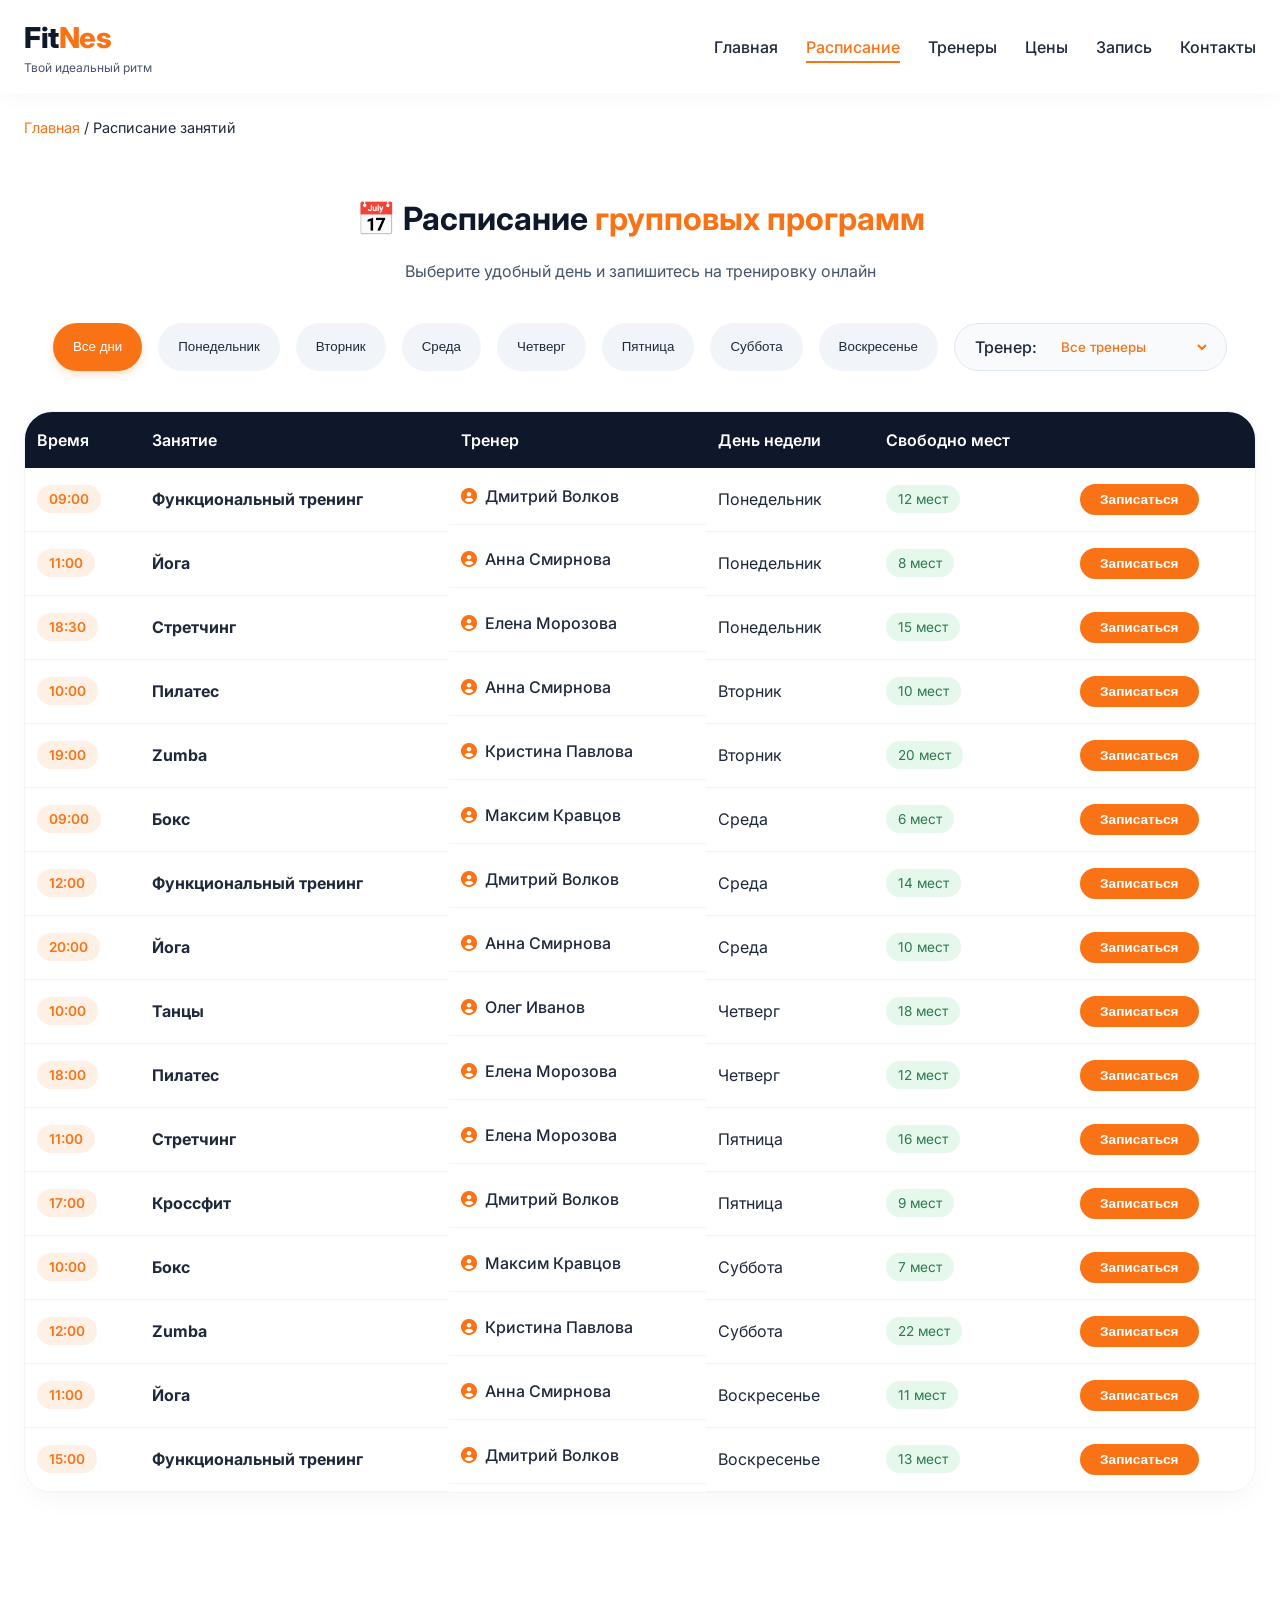
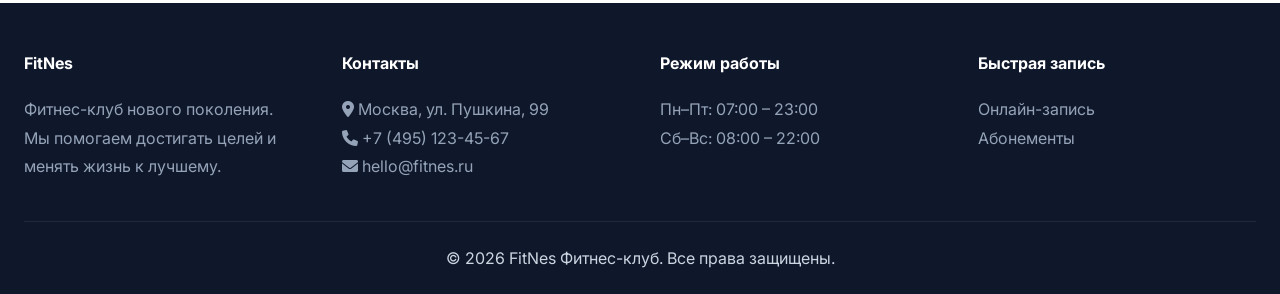
<file: schedule.html>
<!DOCTYPE html>
<html lang="ru">
<head>
    <meta charset="UTF-8">
    <meta name="viewport" content="width=device-width, initial-scale=1.0, user-scalable=yes">
    <title>FitNes – Расписание занятий</title>
    <link href="https://fonts.googleapis.com/css2?family=Inter:opsz,wght@14..32,300;14..32,400;14..32,500;14..32,600;14..32,700;14..32,800&display=swap" rel="stylesheet">
    <link rel="stylesheet" href="https://cdnjs.cloudflare.com/ajax/libs/font-awesome/6.0.0-beta3/css/all.min.css">
    <style>
        * {
            margin: 0;
            padding: 0;
            box-sizing: border-box;
        }

        body {
            font-family: 'Inter', sans-serif;
            background-color: #ffffff;
            color: #1e293b;
            line-height: 1.5;
        }

        .container {
            max-width: 1280px;
            margin: 0 auto;
            padding: 0 24px;
        }

        /* Шапка (аналогично главной) */
        .header {
            background: white;
            box-shadow: 0 4px 20px rgba(0, 0, 0, 0.03);
            position: sticky;
            top: 0;
            z-index: 100;
            backdrop-filter: blur(2px);
            background-color: rgba(255, 255, 255, 0.96);
        }
        .header .container {
            display: flex;
            align-items: center;
            justify-content: space-between;
            flex-wrap: wrap;
            gap: 16px;
            padding: 16px 24px;
        }
        .logo h1 {
            font-size: 1.8rem;
            font-weight: 800;
            letter-spacing: -0.5px;
            color: #0f172a;
        }
        .logo span {
            color: #f97316;
        }
        .logo p {
            font-size: 0.75rem;
            color: #475569;
        }
        .nav ul {
            display: flex;
            gap: 28px;
            list-style: none;
        }
        .nav a {
            text-decoration: none;
            color: #1e293b;
            font-weight: 500;
            transition: 0.2s;
            font-size: 1rem;
            padding-bottom: 4px;
            border-bottom: 2px solid transparent;
        }
        .nav a:hover, .nav a.active {
            color: #f97316;
            border-bottom-color: #f97316;
        }
        .menu-toggle {
            display: none;
            font-size: 1.8rem;
            background: none;
            border: none;
            cursor: pointer;
            color: #f97316;
        }

        /* Хлебные крошки */
        .breadcrumb {
            margin: 24px 0 16px;
            font-size: 0.9rem;
        }
        .breadcrumb a {
            color: #f97316;
            text-decoration: none;
        }

        /* Секция расписания */
        .section {
            padding: 40px 0 70px;
        }
        .section-title {
            font-size: 2rem;
            font-weight: 700;
            text-align: center;
            margin-bottom: 16px;
            color: #0f172a;
        }
        .section-title span {
            color: #f97316;
        }
        .section-subtitle {
            text-align: center;
            color: #475569;
            margin-bottom: 40px;
        }

        /* Панель фильтров */
        .filters {
            display: flex;
            flex-wrap: wrap;
            justify-content: center;
            gap: 16px;
            margin-bottom: 40px;
        }
        .filter-btn {
            background: #f1f5f9;
            border: none;
            padding: 10px 20px;
            border-radius: 40px;
            font-weight: 500;
            cursor: pointer;
            transition: 0.2s;
            color: #1e293b;
        }
        .filter-btn.active {
            background: #f97316;
            color: white;
            box-shadow: 0 4px 8px rgba(249, 115, 22, 0.2);
        }
        .filter-btn:hover:not(.active) {
            background: #e2e8f0;
        }
        .trainer-filter {
            display: flex;
            align-items: center;
            gap: 12px;
            background: #f8fafc;
            padding: 6px 16px;
            border-radius: 40px;
            border: 1px solid #e2e8f0;
        }
        .trainer-filter label {
            font-weight: 500;
        }
        .trainer-filter select {
            border: none;
            background: transparent;
            padding: 8px;
            font-family: inherit;
            font-weight: 500;
            color: #f97316;
            outline: none;
        }

        /* Таблица расписания */
        .schedule-table-wrapper {
            overflow-x: auto;
            border-radius: 28px;
            background: white;
            box-shadow: 0 8px 25px rgba(0,0,0,0.03);
            border: 1px solid #f1f5f9;
        }
        .schedule-table {
            width: 100%;
            border-collapse: collapse;
            min-width: 700px;
        }
        .schedule-table th {
            background: #0f172a;
            color: white;
            padding: 16px 12px;
            font-weight: 600;
            font-size: 1rem;
            text-align: left;
        }
        .schedule-table td {
            padding: 16px 12px;
            border-bottom: 1px solid #f1f5f9;
            vertical-align: middle;
        }
        .schedule-table tr:hover td {
            background-color: #fefaf6;
        }
        .badge-time {
            background: #fff0e6;
            color: #f97316;
            padding: 4px 12px;
            border-radius: 30px;
            font-weight: 600;
            font-size: 0.85rem;
            display: inline-block;
        }
        .trainer-name {
            font-weight: 500;
            display: flex;
            align-items: center;
            gap: 8px;
        }
        .spots {
            font-size: 0.85rem;
            color: #2c7a4d;
            background: #e6f7ec;
            display: inline-block;
            padding: 4px 12px;
            border-radius: 30px;
        }
        .btn-book {
            background: #f97316;
            color: white;
            border: none;
            padding: 8px 20px;
            border-radius: 40px;
            font-weight: 600;
            cursor: pointer;
            transition: 0.2s;
            font-size: 0.85rem;
        }
        .btn-book:hover {
            background: #ea580c;
            transform: translateY(-1px);
        }

        /* Пустое состояние */
        .empty-state {
            text-align: center;
            padding: 48px;
            color: #64748b;
        }

        /* Подвал */
        .footer {
            background: #0f172a;
            color: #cbd5e1;
            padding: 48px 0 24px;
            margin-top: 40px;
        }
        .footer-grid {
            display: grid;
            grid-template-columns: repeat(auto-fit, minmax(220px, 1fr));
            gap: 40px;
            margin-bottom: 40px;
        }
        .footer-col h4 {
            color: white;
            margin-bottom: 20px;
        }
        .footer-col p, .footer-col a {
            color: #94a3b8;
            text-decoration: none;
            line-height: 1.8;
        }
        .copyright {
            text-align: center;
            padding-top: 24px;
            border-top: 1px solid #1e293b;
        }

        @media (max-width: 768px) {
            .menu-toggle {
                display: block;
            }
            .nav {
                position: fixed;
                top: 70px;
                left: -100%;
                width: 80%;
                height: calc(100vh - 70px);
                background: white;
                box-shadow: 2px 0 20px rgba(0,0,0,0.1);
                transition: 0.3s;
                z-index: 99;
                padding: 30px 20px;
            }
            .nav.open {
                left: 0;
            }
            .nav ul {
                flex-direction: column;
                gap: 24px;
            }
            .filters {
                flex-direction: column;
                align-items: stretch;
            }
            .filter-btn, .trainer-filter {
                text-align: center;
                justify-content: center;
            }
        }
    </style>
</head>
<body>

<header class="header">
    <div class="container">
        <div class="logo">
            <h1>Fit<span>Nes</span></h1>
            <p>Твой идеальный ритм</p>
        </div>
        <button class="menu-toggle" id="menuToggle" aria-label="Меню"><i class="fas fa-bars"></i></button>
        <nav class="nav" id="navMenu">
            <ul>
                <li><a href="index.html">Главная</a></li>
                <li><a href="schedule.html" class="active">Расписание</a></li>
                <li><a href="trainers.html">Тренеры</a></li>
                <li><a href="prices.html">Цены</a></li>
                <li><a href="booking.html">Запись</a></li>
                <li><a href="contact.html">Контакты</a></li>
            </ul>
        </nav>
    </div>
</header>

<main>
    <div class="container">
        <div class="breadcrumb">
            <a href="index.html">Главная</a> / <span>Расписание занятий</span>
        </div>
    </div>

    <section class="section">
        <div class="container">
            <h2 class="section-title">📅 Расписание <span>групповых программ</span></h2>
            <p class="section-subtitle">Выберите удобный день и запишитесь на тренировку онлайн</p>

            <!-- Фильтры -->
            <div class="filters">
                <button class="filter-btn active" data-day="all">Все дни</button>
                <button class="filter-btn" data-day="Понедельник">Понедельник</button>
                <button class="filter-btn" data-day="Вторник">Вторник</button>
                <button class="filter-btn" data-day="Среда">Среда</button>
                <button class="filter-btn" data-day="Четверг">Четверг</button>
                <button class="filter-btn" data-day="Пятница">Пятница</button>
                <button class="filter-btn" data-day="Суббота">Суббота</button>
                <button class="filter-btn" data-day="Воскресенье">Воскресенье</button>
                <div class="trainer-filter">
                    <label><i class="fas fa-user-coach"></i> Тренер:</label>
                    <select id="trainerSelect">
                        <option value="all">Все тренеры</option>
                        <option value="Анна Смирнова">Анна Смирнова</option>
                        <option value="Дмитрий Волков">Дмитрий Волков</option>
                        <option value="Елена Морозова">Елена Морозова</option>
                        <option value="Максим Кравцов">Максим Кравцов</option>
                        <option value="Кристина Павлова">Кристина Павлова</option>
                        <option value="Олег Иванов">Олег Иванов</option>
                    </select>
                </div>
            </div>

            <!-- Таблица расписания -->
            <div class="schedule-table-wrapper">
                <table class="schedule-table" id="scheduleTable">
                    <thead>
                        <tr><th>Время</th><th>Занятие</th><th>Тренер</th><th>День недели</th><th>Свободно мест</th><th></th></tr>
                    </thead>
                    <tbody id="scheduleBody">
                        <!-- Данные подгружаются через JS -->
                    </tbody>
                </table>
            </div>
        </div>
    </section>
</main>

<footer class="footer">
    <div class="container">
        <div class="footer-grid">
            <div class="footer-col">
                <h4>FitNes</h4>
                <p>Фитнес-клуб нового поколения. Мы помогаем достигать целей и менять жизнь к лучшему.</p>
            </div>
            <div class="footer-col">
                <h4>Контакты</h4>
                <p><i class="fas fa-map-marker-alt"></i> Москва, ул. Пушкина, 99</p>
                <p><i class="fas fa-phone"></i> +7 (495) 123-45-67</p>
                <p><i class="fas fa-envelope"></i> hello@fitnes.ru</p>
            </div>
            <div class="footer-col">
                <h4>Режим работы</h4>
                <p>Пн–Пт: 07:00 – 23:00</p>
                <p>Сб–Вс: 08:00 – 22:00</p>
            </div>
            <div class="footer-col">
                <h4>Быстрая запись</h4>
                <p><a href="booking.html">Онлайн-запись</a></p>
                <p><a href="prices.html">Абонементы</a></p>
            </div>
        </div>
        <div class="copyright">
            <p>© 2026 FitNes Фитнес-клуб. Все права защищены.</p>
        </div>
    </div>
</footer>

<script>
    // --- БАЗА ДАННЫХ РАСПИСАНИЯ (имитация) ---
    const scheduleData = [
        { id: 1, day: "Понедельник", time: "09:00", activity: "Функциональный тренинг", trainer: "Дмитрий Волков", spots: 12 },
        { id: 2, day: "Понедельник", time: "11:00", activity: "Йога", trainer: "Анна Смирнова", spots: 8 },
        { id: 3, day: "Понедельник", time: "18:30", activity: "Стретчинг", trainer: "Елена Морозова", spots: 15 },
        { id: 4, day: "Вторник", time: "10:00", activity: "Пилатес", trainer: "Анна Смирнова", spots: 10 },
        { id: 5, day: "Вторник", time: "19:00", activity: "Zumba", trainer: "Кристина Павлова", spots: 20 },
        { id: 6, day: "Среда", time: "09:00", activity: "Бокс", trainer: "Максим Кравцов", spots: 6 },
        { id: 7, day: "Среда", time: "12:00", activity: "Функциональный тренинг", trainer: "Дмитрий Волков", spots: 14 },
        { id: 8, day: "Среда", time: "20:00", activity: "Йога", trainer: "Анна Смирнова", spots: 10 },
        { id: 9, day: "Четверг", time: "10:00", activity: "Танцы", trainer: "Олег Иванов", spots: 18 },
        { id: 10, day: "Четверг", time: "18:00", activity: "Пилатес", trainer: "Елена Морозова", spots: 12 },
        { id: 11, day: "Пятница", time: "11:00", activity: "Стретчинг", trainer: "Елена Морозова", spots: 16 },
        { id: 12, day: "Пятница", time: "17:00", activity: "Кроссфит", trainer: "Дмитрий Волков", spots: 9 },
        { id: 13, day: "Суббота", time: "10:00", activity: "Бокс", trainer: "Максим Кравцов", spots: 7 },
        { id: 14, day: "Суббота", time: "12:00", activity: "Zumba", trainer: "Кристина Павлова", spots: 22 },
        { id: 15, day: "Воскресенье", time: "11:00", activity: "Йога", trainer: "Анна Смирнова", spots: 11 },
        { id: 16, day: "Воскресенье", time: "15:00", activity: "Функциональный тренинг", trainer: "Дмитрий Волков", spots: 13 }
    ];

    // Функция отрисовки расписания с учётом фильтров
    function renderSchedule() {
        const activeDay = document.querySelector('.filter-btn.active')?.getAttribute('data-day') || 'all';
        const selectedTrainer = document.getElementById('trainerSelect').value;

        let filtered = [...scheduleData];

        if (activeDay !== 'all') {
            filtered = filtered.filter(item => item.day === activeDay);
        }
        if (selectedTrainer !== 'all') {
            filtered = filtered.filter(item => item.trainer === selectedTrainer);
        }

        const tbody = document.getElementById('scheduleBody');
        if (!tbody) return;

        if (filtered.length === 0) {
            tbody.innerHTML = `<tr><td colspan="6" class="empty-state">😕 Нет занятий, соответствующих фильтрам. Измените параметры.</td></tr>`;
            return;
        }

        tbody.innerHTML = filtered.map(item => `
            <tr>
                <td><span class="badge-time">${item.time}</span></td>
                <td><strong>${item.activity}</strong></td>
                <td class="trainer-name"><i class="fas fa-user-circle" style="color:#f97316"></i> ${item.trainer}</td>
                <td>${item.day}</td>
                <td><span class="spots">${item.spots} мест</span></td>
                <td><button class="btn-book" data-id="${item.id}" data-name="${item.activity} - ${item.time} (${item.day})">Записаться</button></td>
            </tr>
        `).join('');

        // Добавляем обработчики для кнопок записи
        document.querySelectorAll('.btn-book').forEach(btn => {
            btn.addEventListener('click', (e) => {
                const trainingId = btn.getAttribute('data-id');
                const trainingName = btn.getAttribute('data-name');
                // Сохраняем в localStorage выбранное занятие для страницы booking
                localStorage.setItem('prebookTraining', JSON.stringify({
                    id: trainingId,
                    name: trainingName
                }));
                window.location.href = 'booking.html';
            });
        });
    }

    // Переключение активного фильтра дней
    function initFilters() {
        const filterBtns = document.querySelectorAll('.filter-btn');
        filterBtns.forEach(btn => {
            btn.addEventListener('click', () => {
                filterBtns.forEach(b => b.classList.remove('active'));
                btn.classList.add('active');
                renderSchedule();
            });
        });
        const trainerSelect = document.getElementById('trainerSelect');
        if (trainerSelect) {
            trainerSelect.addEventListener('change', renderSchedule);
        }
    }

    // Мобильное меню
    function initMobileMenu() {
        const toggleBtn = document.getElementById('menuToggle');
        const navMenu = document.getElementById('navMenu');
        if (toggleBtn && navMenu) {
            toggleBtn.addEventListener('click', () => {
                navMenu.classList.toggle('open');
            });
            navMenu.querySelectorAll('a').forEach(link => {
                link.addEventListener('click', () => navMenu.classList.remove('open'));
            });
        }
    }

    // Инициализация
    document.addEventListener('DOMContentLoaded', () => {
        initFilters();
        renderSchedule();
        initMobileMenu();
    });
</script>
</body>
</html>
</file>
